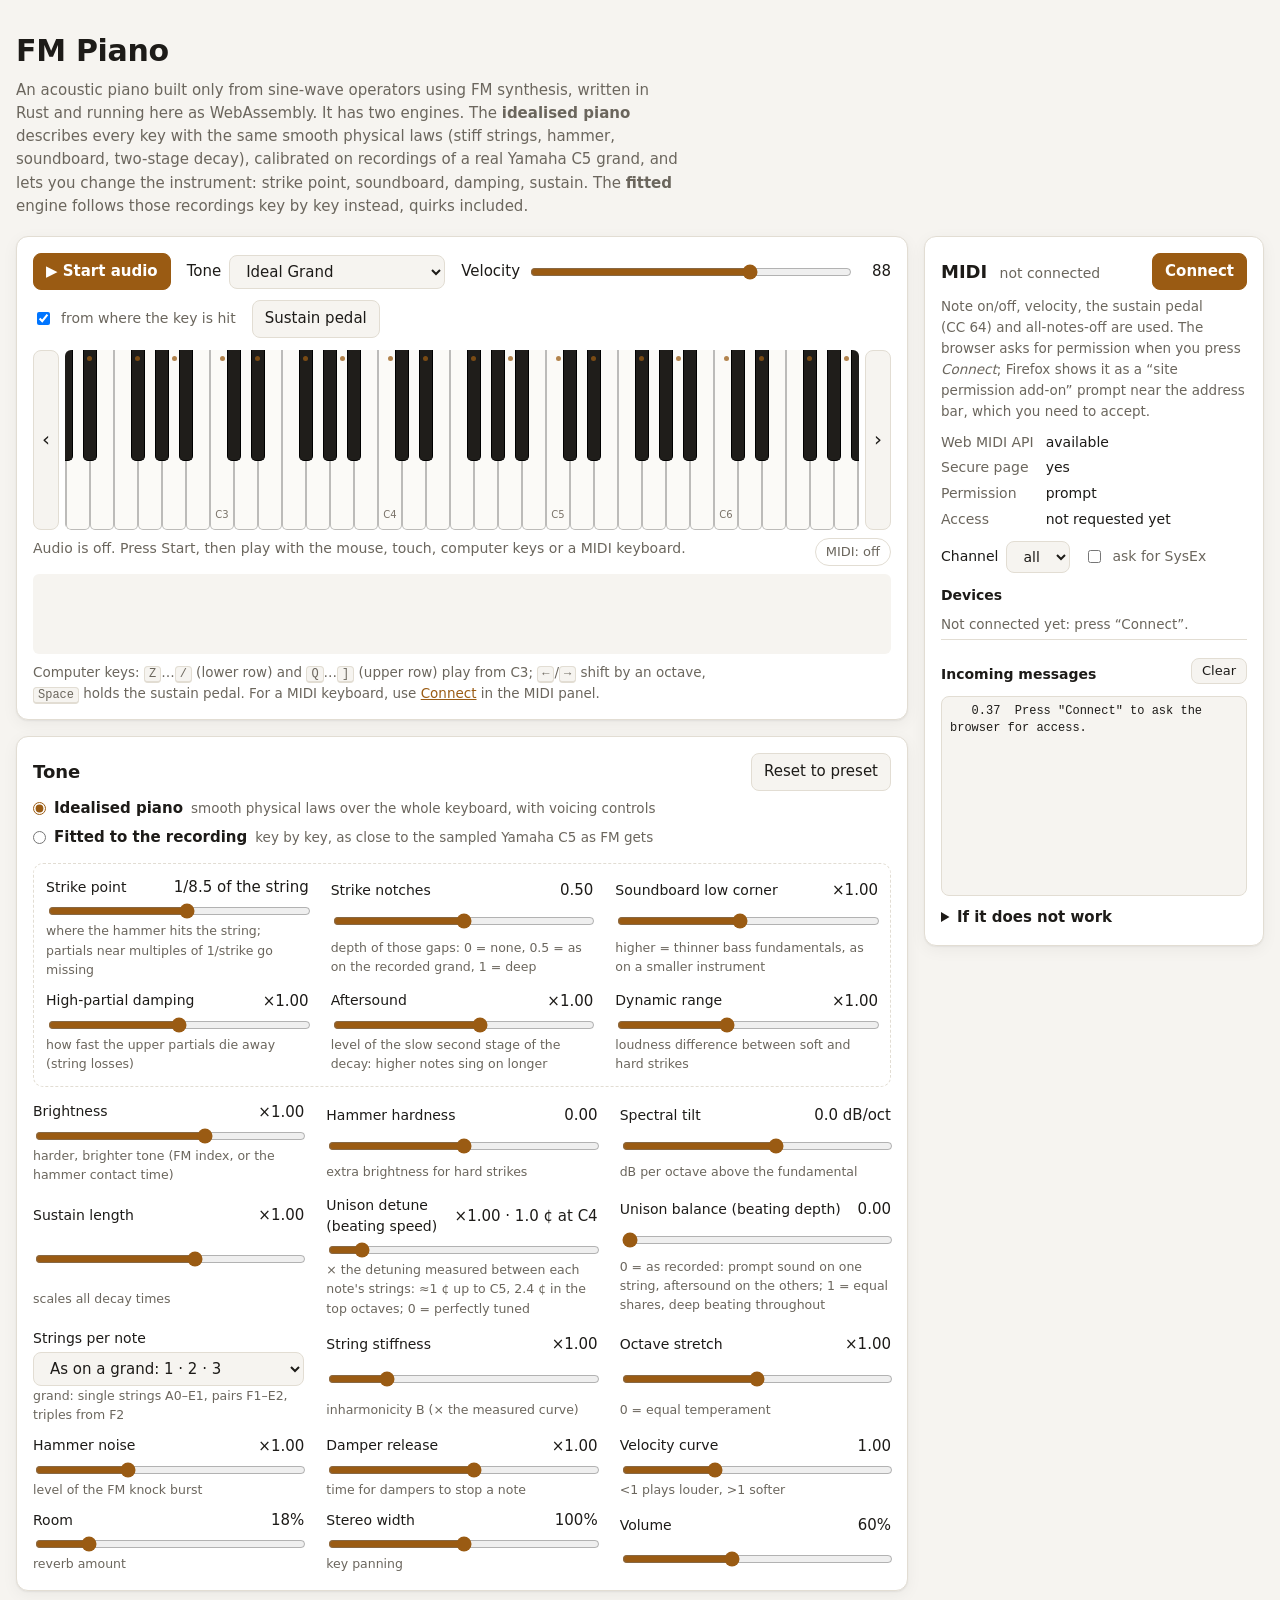
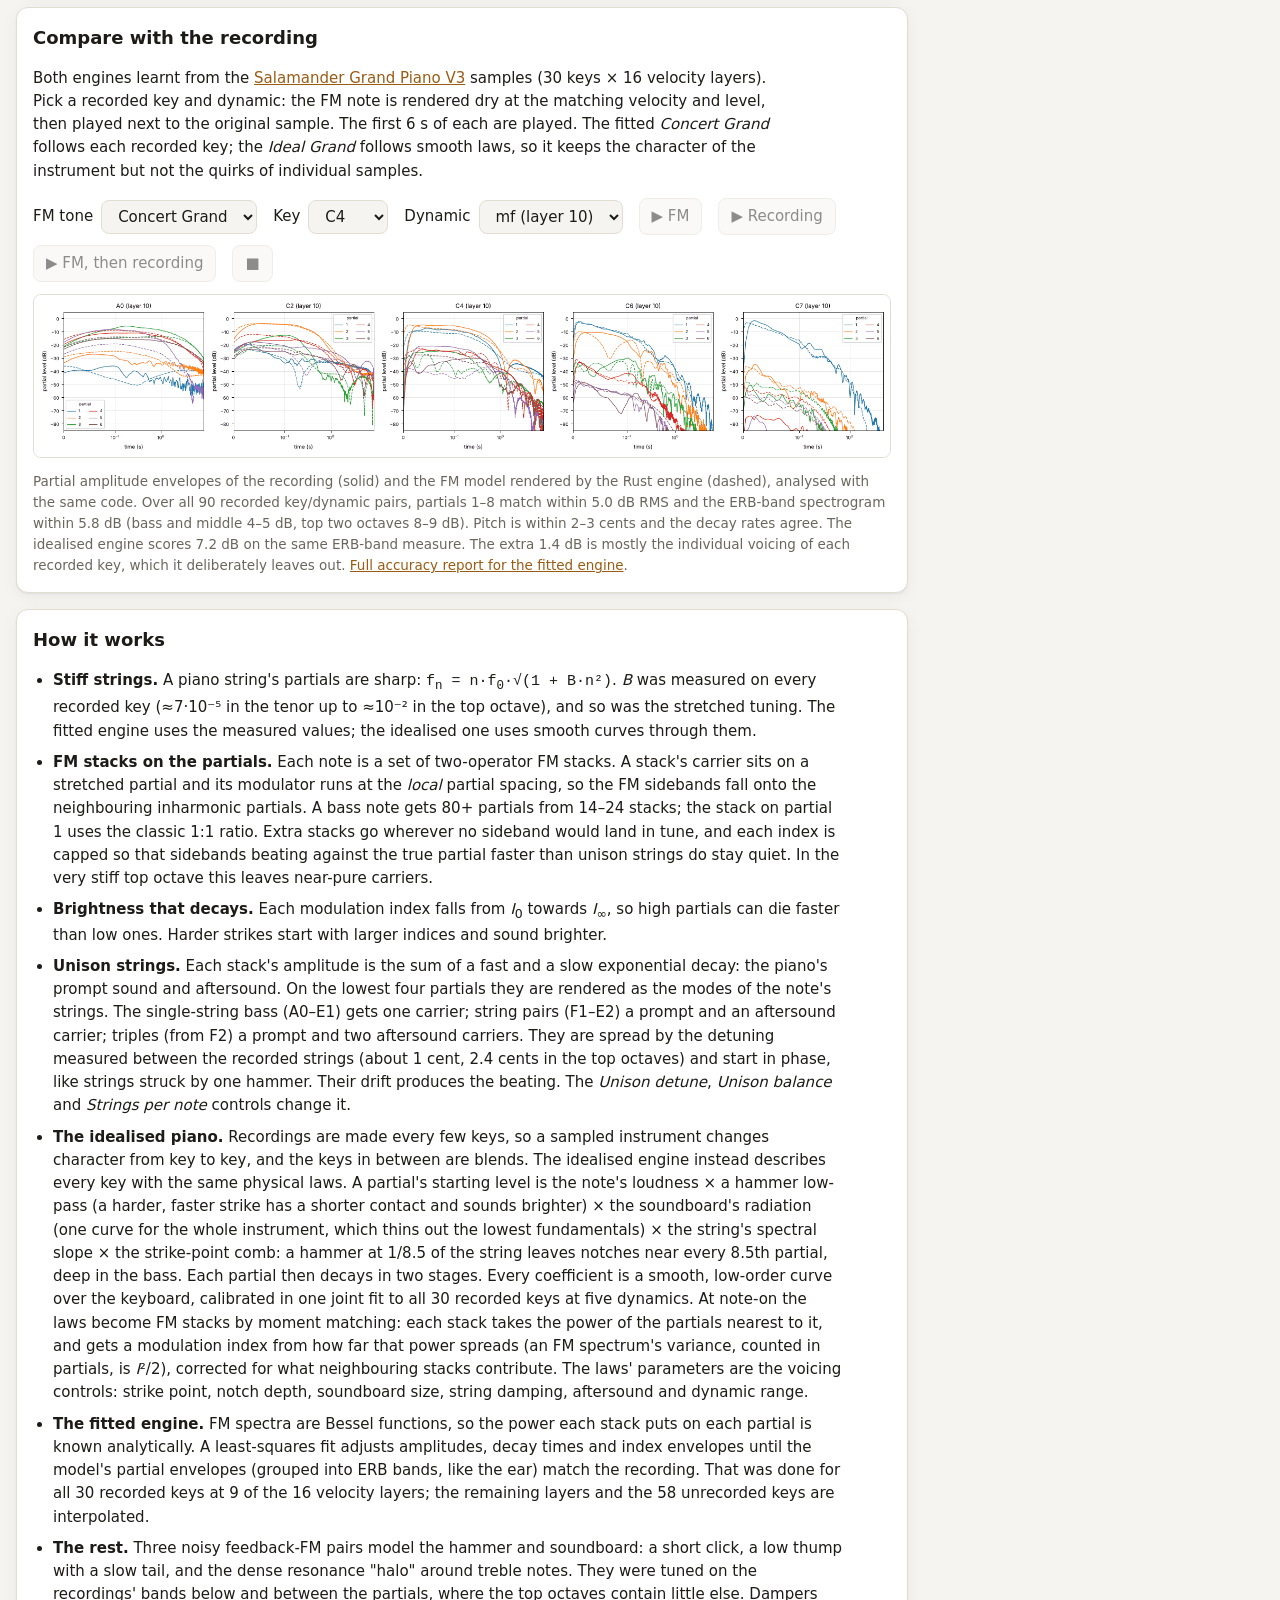
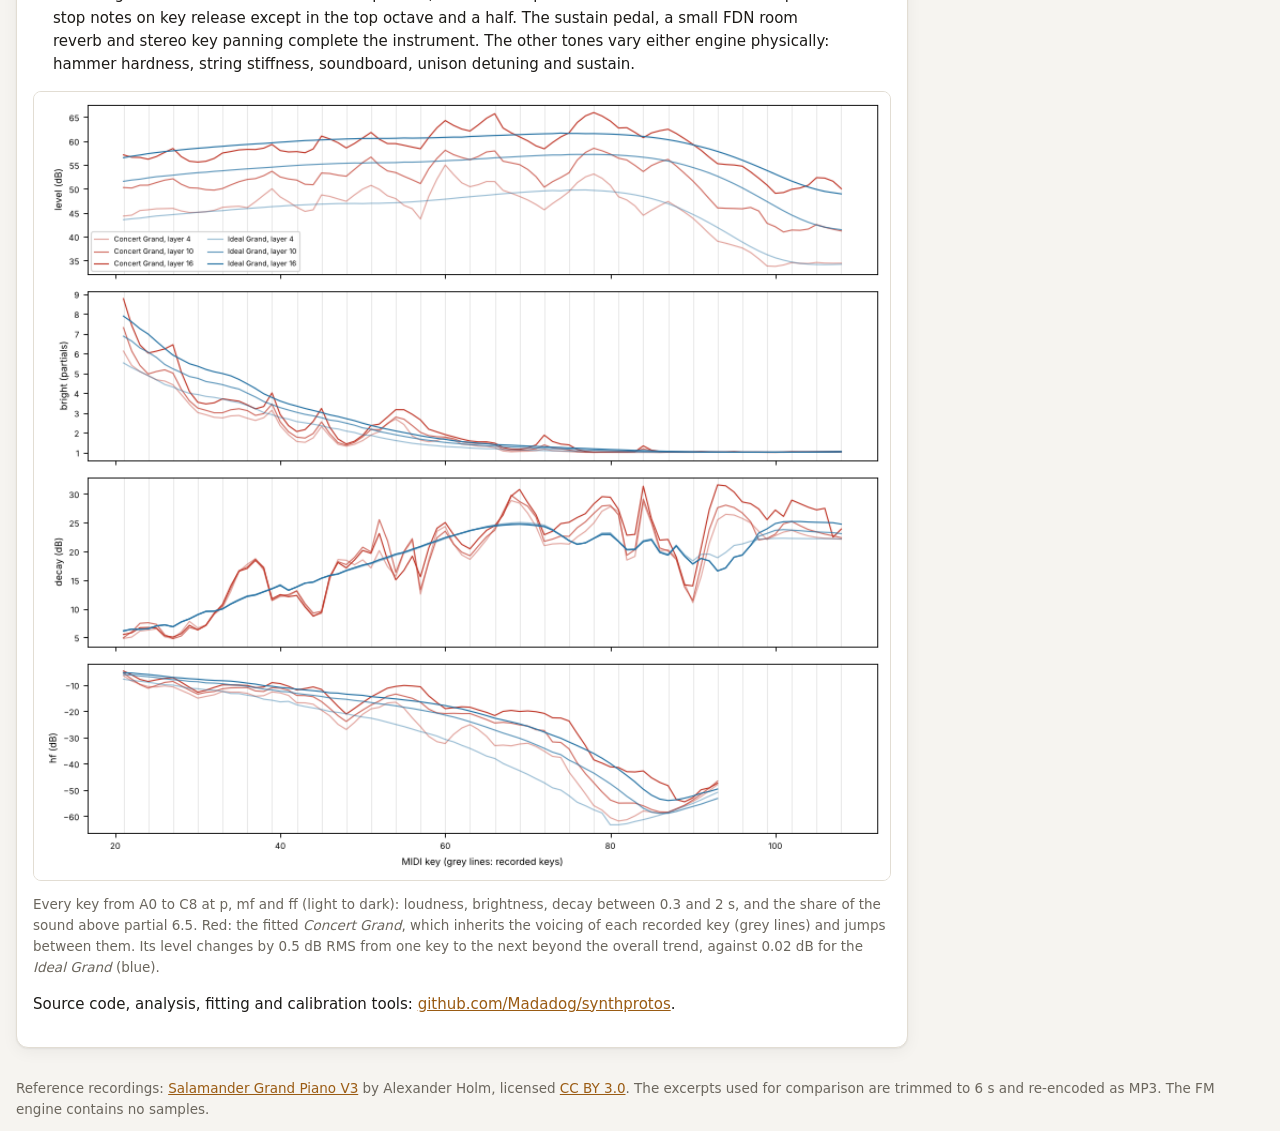
<file: docs/index.html>
<!doctype html>
<html lang="en">
<head>
<meta charset="utf-8">
<meta name="viewport" content="width=device-width, initial-scale=1">
<title>FM Piano</title>
<meta name="description" content="An acoustic piano emulated with FM synthesis in Rust/WebAssembly, fitted to recordings of a real grand piano.">
<link rel="stylesheet" href="style.css">
</head>
<body>
<header class="wrap">
  <h1>FM Piano</h1>
  <p class="lede">An acoustic piano built only from sine-wave operators using FM synthesis, written in Rust and running here as WebAssembly. It has two engines. The <b>idealised piano</b> describes every key with the same smooth physical laws (stiff strings, hammer, soundboard, two-stage decay), calibrated on recordings of a real Yamaha&nbsp;C5 grand, and lets you change the instrument: strike point, soundboard, damping, sustain. The <b>fitted</b> engine follows those recordings key by key instead, quirks included.</p>
</header>

<div class="wrap layout">
<main>
  <section class="panel" id="play">
    <div class="toolbar">
      <button id="power" class="primary" disabled>Loading…</button>
      <label>Tone <select id="preset" disabled></select></label>
      <label class="grow">Velocity <input type="range" id="velocity" min="1" max="127" value="88"><output id="velout">88</output></label>
      <label class="chk"><input type="checkbox" id="velpos" checked> from where the key is hit</label>
      <button id="sustain" aria-pressed="false" title="Space bar">Sustain pedal</button>
    </div>
    <div class="kbd-row">
      <button class="scroll" id="kbd-left" aria-label="Scroll keyboard left">‹</button>
      <div id="kbd-wrap"><div id="keyboard" role="group" aria-label="Piano keyboard, 88 keys"></div></div>
      <button class="scroll" id="kbd-right" aria-label="Scroll keyboard right">›</button>
    </div>
    <div class="statusbar">
      <span id="status">Audio is off. Press Start, then play with the mouse, touch, computer keys or a MIDI keyboard.</span>
      <span class="status-right"><span id="voices"></span><a href="#midi" id="midi-chip" class="chip" title="MIDI input (see the MIDI panel)">MIDI: off</a></span>
    </div>
    <canvas id="scope" aria-label="Output spectrum"></canvas>
    <p class="hint">Computer keys: <kbd>Z</kbd>…<kbd>/</kbd> (lower row) and <kbd>Q</kbd>…<kbd>]</kbd> (upper row) play from <span id="octname">C3</span>; <kbd>←</kbd>/<kbd>→</kbd> shift by an octave, <kbd>Space</kbd> holds the sustain pedal. For a MIDI keyboard, use <a href="#midi">Connect</a> in the MIDI panel.</p>
  </section>


  <section class="panel" id="tone">
    <div class="head">
      <h2>Tone</h2>
      <button id="reset">Reset to preset</button>
    </div>
    <div class="engine" role="radiogroup" aria-label="Engine">
      <label><input type="radio" name="engine" value="1"> <b>Idealised piano</b> <span class="muted">smooth physical laws over the whole keyboard, with voicing controls</span></label>
      <label><input type="radio" name="engine" value="0"> <b>Fitted to the recording</b> <span class="muted">key by key, as close to the sampled Yamaha C5 as FM gets</span></label>
    </div>
    <div class="sliders" id="sliders-ideal" data-engine="1"></div>
    <div class="sliders" id="sliders"></div>
  </section>

  <section class="panel" id="compare">
    <h2>Compare with the recording</h2>
    <p>Both engines learnt from the <a href="https://archive.org/details/SalamanderGrandPianoV3">Salamander Grand Piano&nbsp;V3</a> samples (30 keys × 16 velocity layers). Pick a recorded key and dynamic: the FM note is rendered dry at the matching velocity and level, then played next to the original sample. The first 6&nbsp;s of each are played. The fitted <i>Concert Grand</i> follows each recorded key; the <i>Ideal Grand</i> follows smooth laws, so it keeps the character of the instrument but not the quirks of individual samples.</p>
    <div class="toolbar">
      <label>FM tone <select id="ab-engine"></select></label>
      <label>Key <select id="ab-note"></select></label>
      <label>Dynamic <select id="ab-dyn">
        <option value="4">p (layer 4)</option>
        <option value="10" selected>mf (layer 10)</option>
        <option value="16">ff (layer 16)</option>
      </select></label>
      <button id="ab-fm" disabled>▶ FM</button>
      <button id="ab-ref" disabled>▶ Recording</button>
      <button id="ab-both" disabled>▶ FM, then recording</button>
      <button id="ab-stop" disabled>■</button>
    </div>
    <figure>
      <img src="img/fit_overview.png" alt="Partial envelopes of the recordings (solid) and the FM model (dashed) for several keys" loading="lazy">
      <figcaption>Partial amplitude envelopes of the recording (solid) and the FM model rendered by the Rust engine (dashed), analysed with the same code. Over all 90 recorded key/dynamic pairs, partials 1–8 match within 5.0&nbsp;dB RMS and the ERB-band spectrogram within 5.8&nbsp;dB (bass and middle 4–5&nbsp;dB, top two octaves 8–9&nbsp;dB). Pitch is within 2–3&nbsp;cents and the decay rates agree. The idealised engine scores 7.2&nbsp;dB on the same ERB-band measure. The extra 1.4&nbsp;dB is mostly the individual voicing of each recorded key, which it deliberately leaves out. <a href="img/">Full accuracy report for the fitted engine</a>.</figcaption>
    </figure>
  </section>

  <section class="panel" id="how">
    <h2>How it works</h2>
    <ul class="how">
      <li><b>Stiff strings.</b> A piano string's partials are sharp: <code>f<sub>n</sub> = n·f<sub>0</sub>·√(1 + B·n²)</code>. <i>B</i> was measured on every recorded key (≈7·10⁻⁵ in the tenor up to ≈10⁻² in the top octave), and so was the stretched tuning. The fitted engine uses the measured values; the idealised one uses smooth curves through them.</li>
      <li><b>FM stacks on the partials.</b> Each note is a set of two-operator FM stacks. A stack's carrier sits on a stretched partial and its modulator runs at the <i>local</i> partial spacing, so the FM sidebands fall onto the neighbouring inharmonic partials. A bass note gets 80+ partials from 14–24 stacks; the stack on partial 1 uses the classic 1:1 ratio. Extra stacks go wherever no sideband would land in tune, and each index is capped so that sidebands beating against the true partial faster than unison strings do stay quiet. In the very stiff top octave this leaves near-pure carriers.</li>
      <li><b>Brightness that decays.</b> Each modulation index falls from <i>I</i><sub>0</sub> towards <i>I</i><sub>∞</sub>, so high partials can die faster than low ones. Harder strikes start with larger indices and sound brighter.</li>
      <li><b>Unison strings.</b> Each stack's amplitude is the sum of a fast and a slow exponential decay: the piano's prompt sound and aftersound. On the lowest four partials they are rendered as the modes of the note's strings. The single-string bass (A0–E1) gets one carrier; string pairs (F1–E2) a prompt and an aftersound carrier; triples (from F2) a prompt and two aftersound carriers. They are spread by the detuning measured between the recorded strings (about 1&nbsp;cent, 2.4&nbsp;cents in the top octaves) and start in phase, like strings struck by one hammer. Their drift produces the beating. The <i>Unison detune</i>, <i>Unison balance</i> and <i>Strings per note</i> controls change it.</li>
      <li><b>The idealised piano.</b> Recordings are made every few keys, so a sampled instrument changes character from key to key, and the keys in between are blends. The idealised engine instead describes every key with the same physical laws. A partial's starting level is the note's loudness × a hammer low-pass (a harder, faster strike has a shorter contact and sounds brighter) × the soundboard's radiation (one curve for the whole instrument, which thins out the lowest fundamentals) × the string's spectral slope × the strike-point comb: a hammer at 1/8.5 of the string leaves notches near every 8.5th partial, deep in the bass. Each partial then decays in two stages. Every coefficient is a smooth, low-order curve over the keyboard, calibrated in one joint fit to all 30 recorded keys at five dynamics. At note-on the laws become FM stacks by moment matching: each stack takes the power of the partials nearest to it, and gets a modulation index from how far that power spreads (an FM spectrum's variance, counted in partials, is <i>I</i>²/2), corrected for what neighbouring stacks contribute. The laws' parameters are the voicing controls: strike point, notch depth, soundboard size, string damping, aftersound and dynamic range.</li>
      <li><b>The fitted engine.</b> FM spectra are Bessel functions, so the power each stack puts on each partial is known analytically. A least-squares fit adjusts amplitudes, decay times and index envelopes until the model's partial envelopes (grouped into ERB bands, like the ear) match the recording. That was done for all 30 recorded keys at 9 of the 16 velocity layers; the remaining layers and the 58 unrecorded keys are interpolated.</li>
      <li><b>The rest.</b> Three noisy feedback-FM pairs model the hammer and soundboard: a short click, a low thump with a slow tail, and the dense resonance "halo" around treble notes. They were tuned on the recordings' bands below and between the partials, where the top octaves contain little else. Dampers stop notes on key release except in the top octave and a half. The sustain pedal, a small FDN room reverb and stereo key panning complete the instrument. The other tones vary either engine physically: hammer hardness, string stiffness, soundboard, unison detuning and sustain.</li>
    </ul>
    <figure>
      <img src="img/smoothness.png" alt="Level, brightness, decay and high-frequency content of every key for both engines" loading="lazy">
      <figcaption>Every key from A0 to C8 at p, mf and ff (light to dark): loudness, brightness, decay between 0.3 and 2&nbsp;s, and the share of the sound above partial 6.5. Red: the fitted <i>Concert Grand</i>, which inherits the voicing of each recorded key (grey lines) and jumps between them. Its level changes by 0.5&nbsp;dB RMS from one key to the next beyond the overall trend, against 0.02&nbsp;dB for the <i>Ideal Grand</i> (blue).</figcaption>
    </figure>
    <p>Source code, analysis, fitting and calibration tools: <a id="repo-link" href="https://github.com/Madadog/synthprotos">github.com/Madadog/synthprotos</a>.</p>
  </section>
</main>

  <aside class="panel" id="midi" aria-label="MIDI input">
    <div class="head">
      <h2>MIDI <small id="midi-summary" class="muted"></small></h2>
      <button id="midi-connect" class="primary" disabled>Connect</button>
    </div>
    <p class="small">Note on/off, velocity, the sustain pedal (CC&nbsp;64) and all-notes-off are used. The browser asks for permission when you press <i>Connect</i>; Firefox shows it as a “site permission add-on” prompt near the address bar, which you need to accept.</p>
    <dl class="midi-status">
      <dt>Web MIDI API</dt><dd id="midi-api">…</dd>
      <dt>Secure page</dt><dd id="midi-secure">…</dd>
      <dt>Permission</dt><dd id="midi-perm">…</dd>
      <dt>Access</dt><dd id="midi-access">not requested yet</dd>
    </dl>
    <div class="toolbar">
      <label>Channel <select id="midi-channel"><option value="-1">all</option></select></label>
      <label class="chk"><input type="checkbox" id="midi-sysex"> ask for SysEx</label>
    </div>
    <h3>Devices</h3>
    <ul class="midi-devices" id="midi-devices"></ul>
    <div class="log-head"><h3>Incoming messages</h3> <span id="midi-count" class="muted"></span><button id="midi-clear">Clear</button></div>
    <pre id="midi-log" aria-live="polite"></pre>
    <details id="midi-help-firefox">
      <summary>If it does not work</summary>
      <ul class="how">
        <li><b>Firefox</b> (version 108 or later) grants MIDI per site through an automatically generated “site permission add-on”. After pressing <i>Connect</i>, a prompt appears at the left of the address bar asking to add it: choose to continue and add it. If you dismissed or blocked it earlier, Firefox refuses at once (the log shows <code>SecurityError</code>). Remove the old decision under <code>about:addons</code> → <i>Site Permissions</i>, or via the site information icon in the address bar, then press <i>Connect</i> again. The add-on cannot be installed in private windows, and it is disabled when <code>dom.webmidi.enabled</code> is false in <code>about:config</code> or by an enterprise policy.</li>
        <li><b>Chrome / Edge</b>: allow “Use your MIDI devices” when asked. If you blocked it, open the site information icon in the address bar → <i>Site settings</i> → <i>MIDI devices</i> → <i>Allow</i>, then reload.</li>
        <li><b>Safari</b> does not support Web MIDI.</li>
        <li><b>Access granted but no devices</b>: plug the device in (the list updates by itself) and make sure no other program holds it exclusively. On Linux the browser uses ALSA, so the device should be listed by <code>aconnect -l</code>. Some devices only appear after a browser restart.</li>
        <li><b>Messages arrive but nothing sounds</b>: press <i>Start audio</i> first, and check the channel filter.</li>
      </ul>
      <p class="muted small">Browser: <code id="midi-browser"></code></p>
    </details>
  </aside>
</div>

<footer class="wrap">
  <p>Reference recordings: <a href="https://archive.org/details/SalamanderGrandPianoV3">Salamander Grand Piano V3</a> by Alexander Holm, licensed <a href="https://creativecommons.org/licenses/by/3.0/">CC BY 3.0</a>. The excerpts used for comparison are trimmed to 6&nbsp;s and re-encoded as MP3. The FM engine contains no samples.</p>
</footer>
<script type="module" src="app.js"></script>
</body>
</html>
</file>
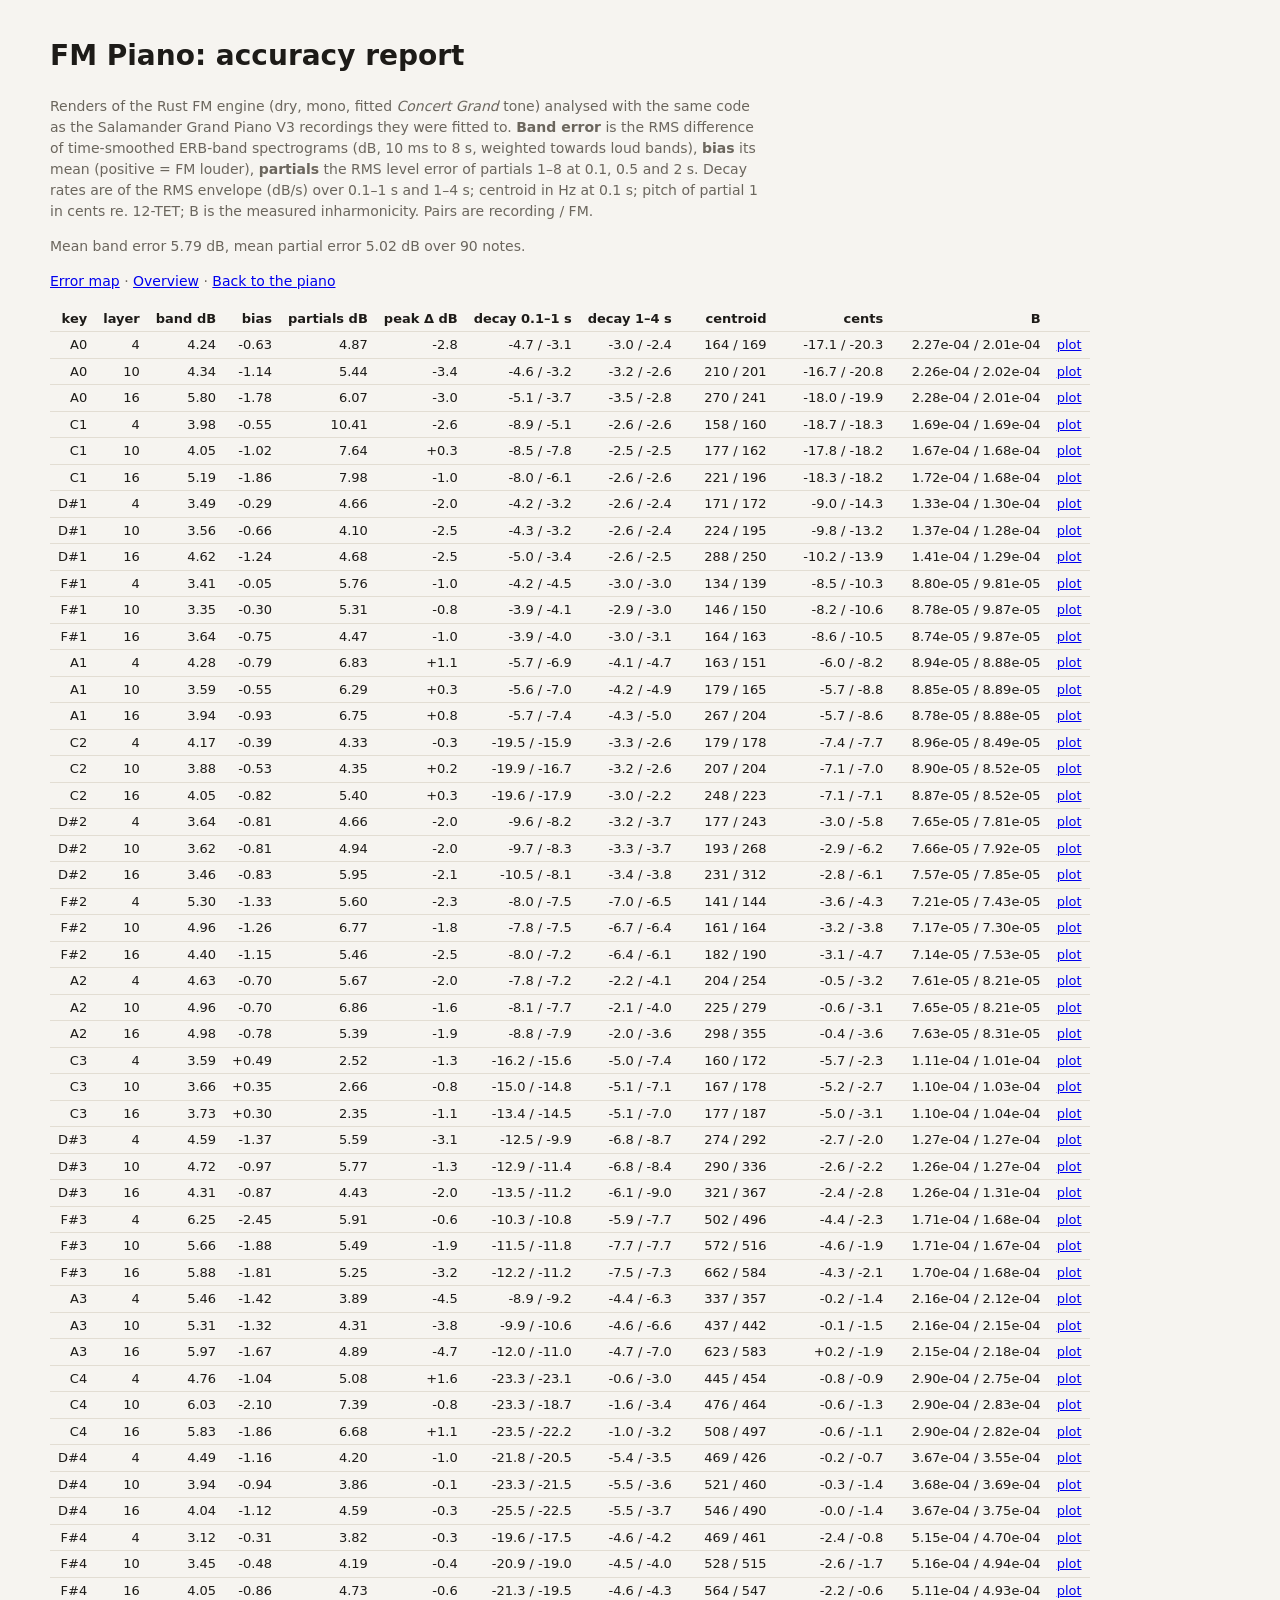
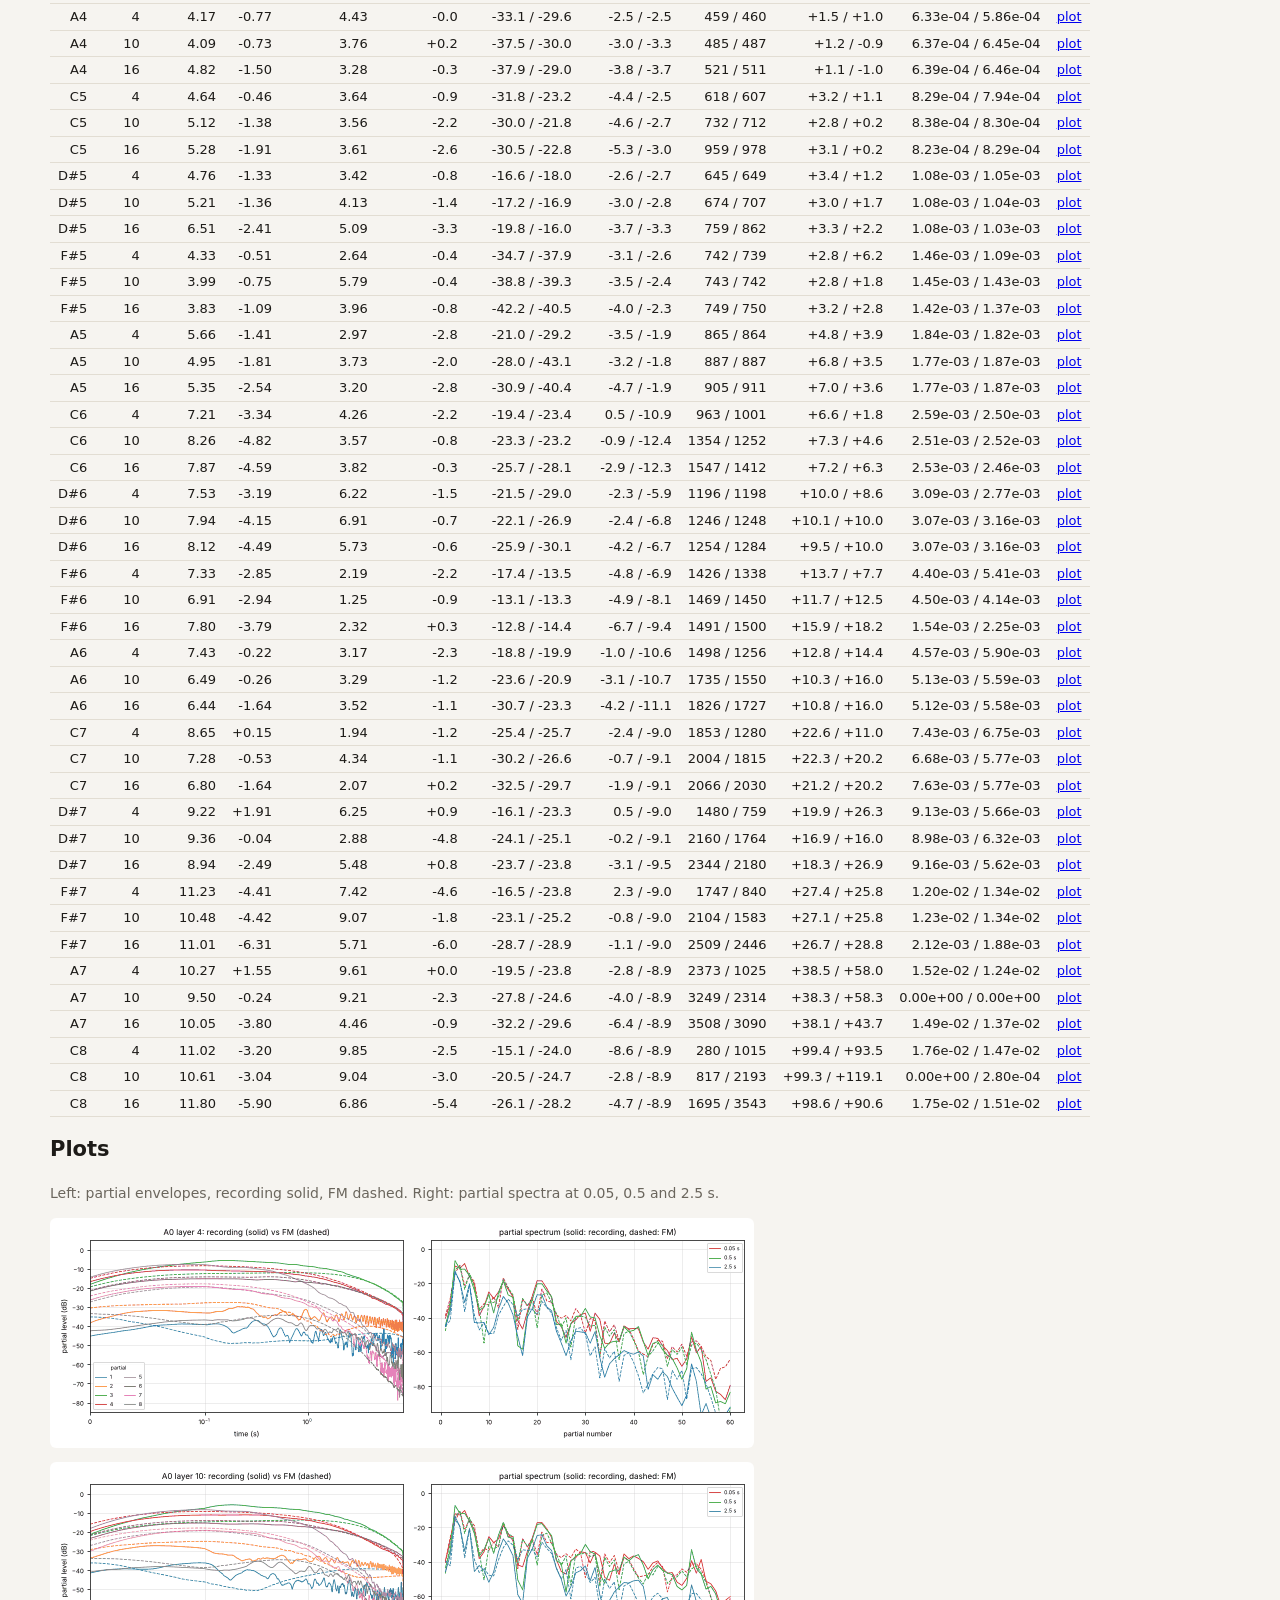
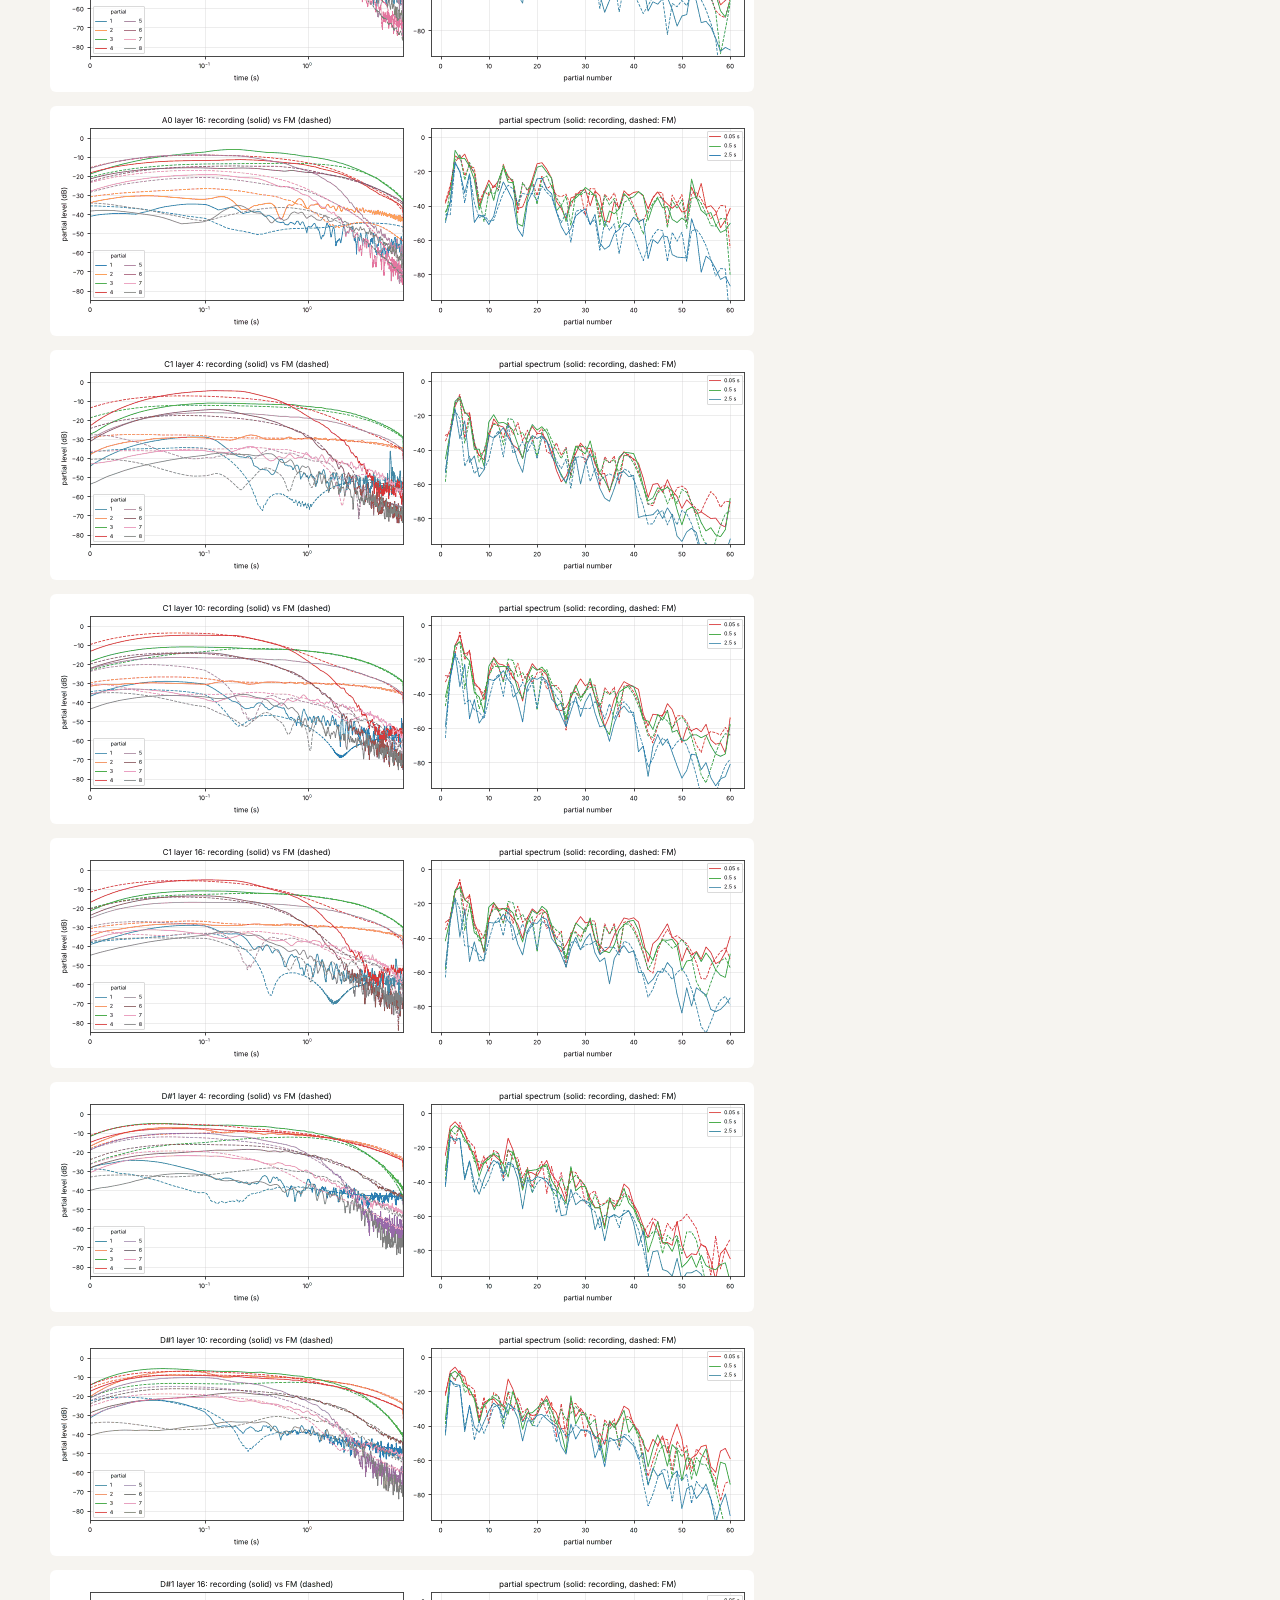
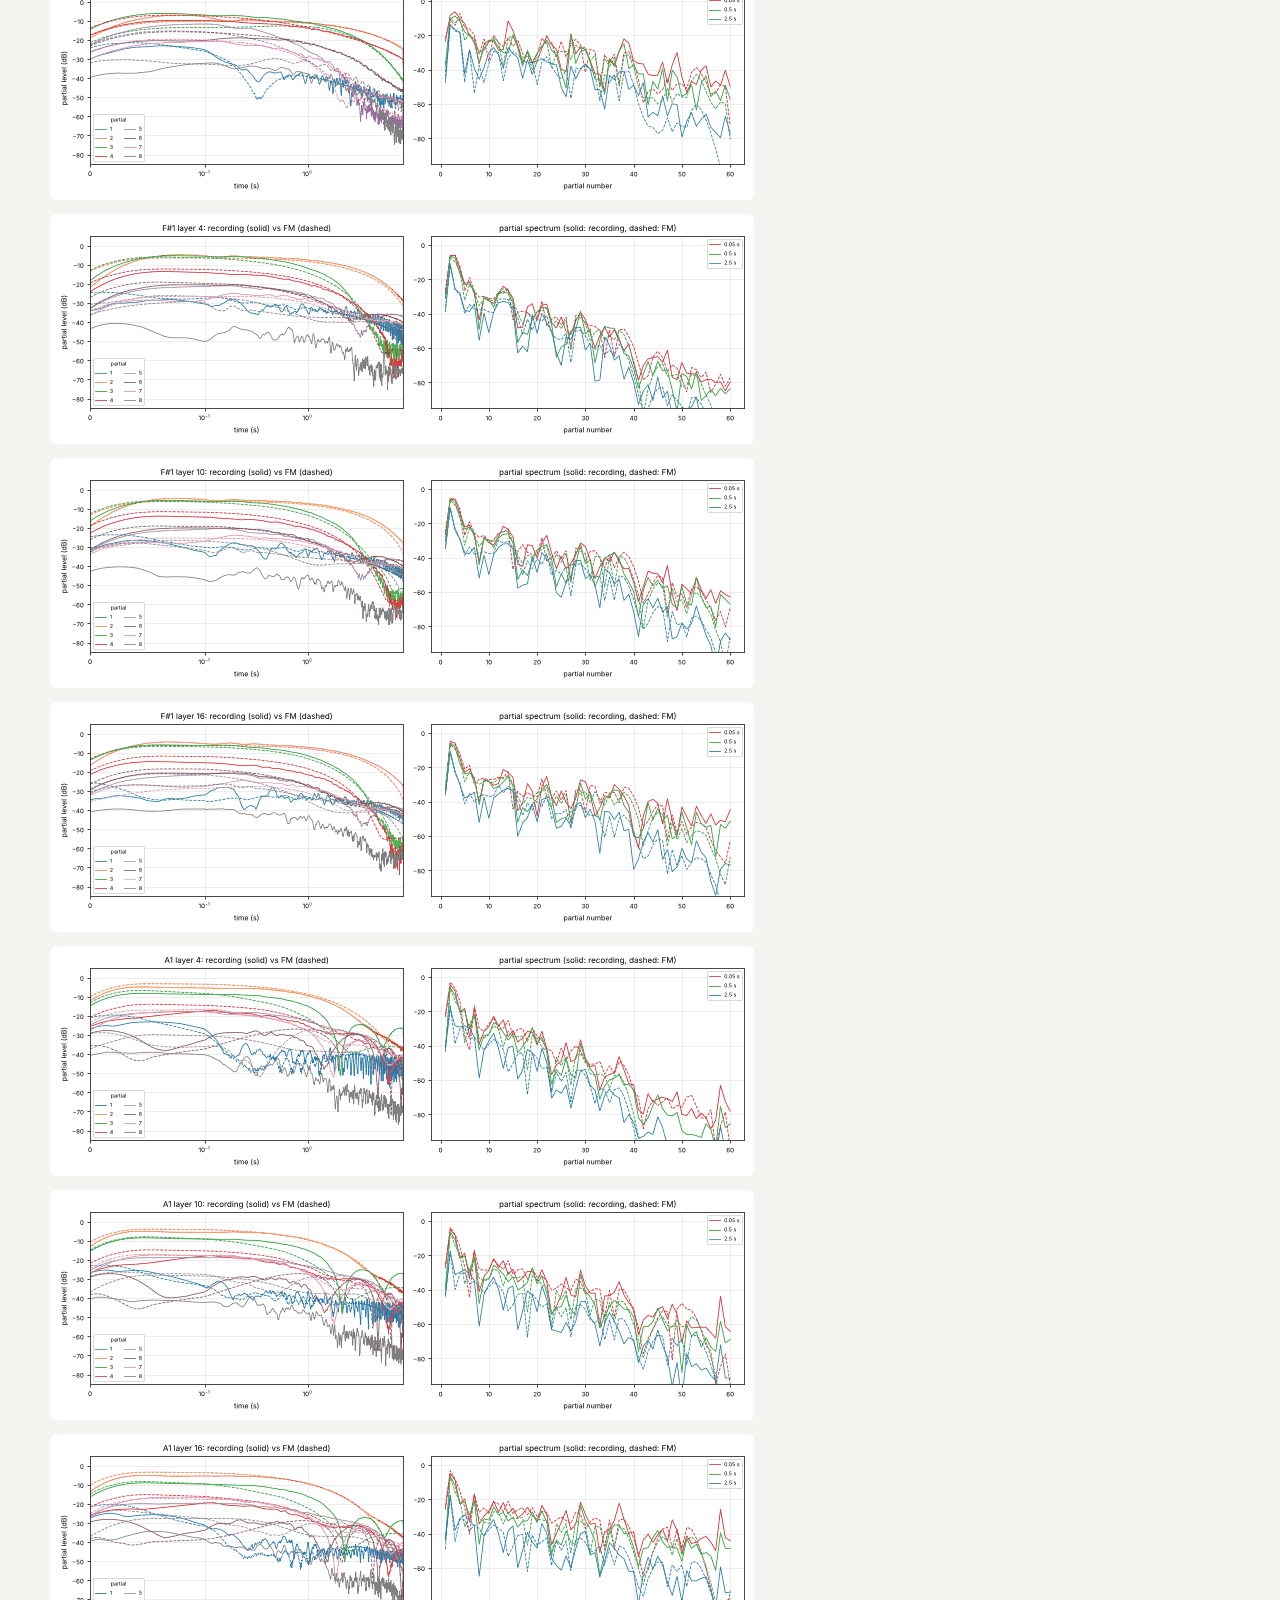
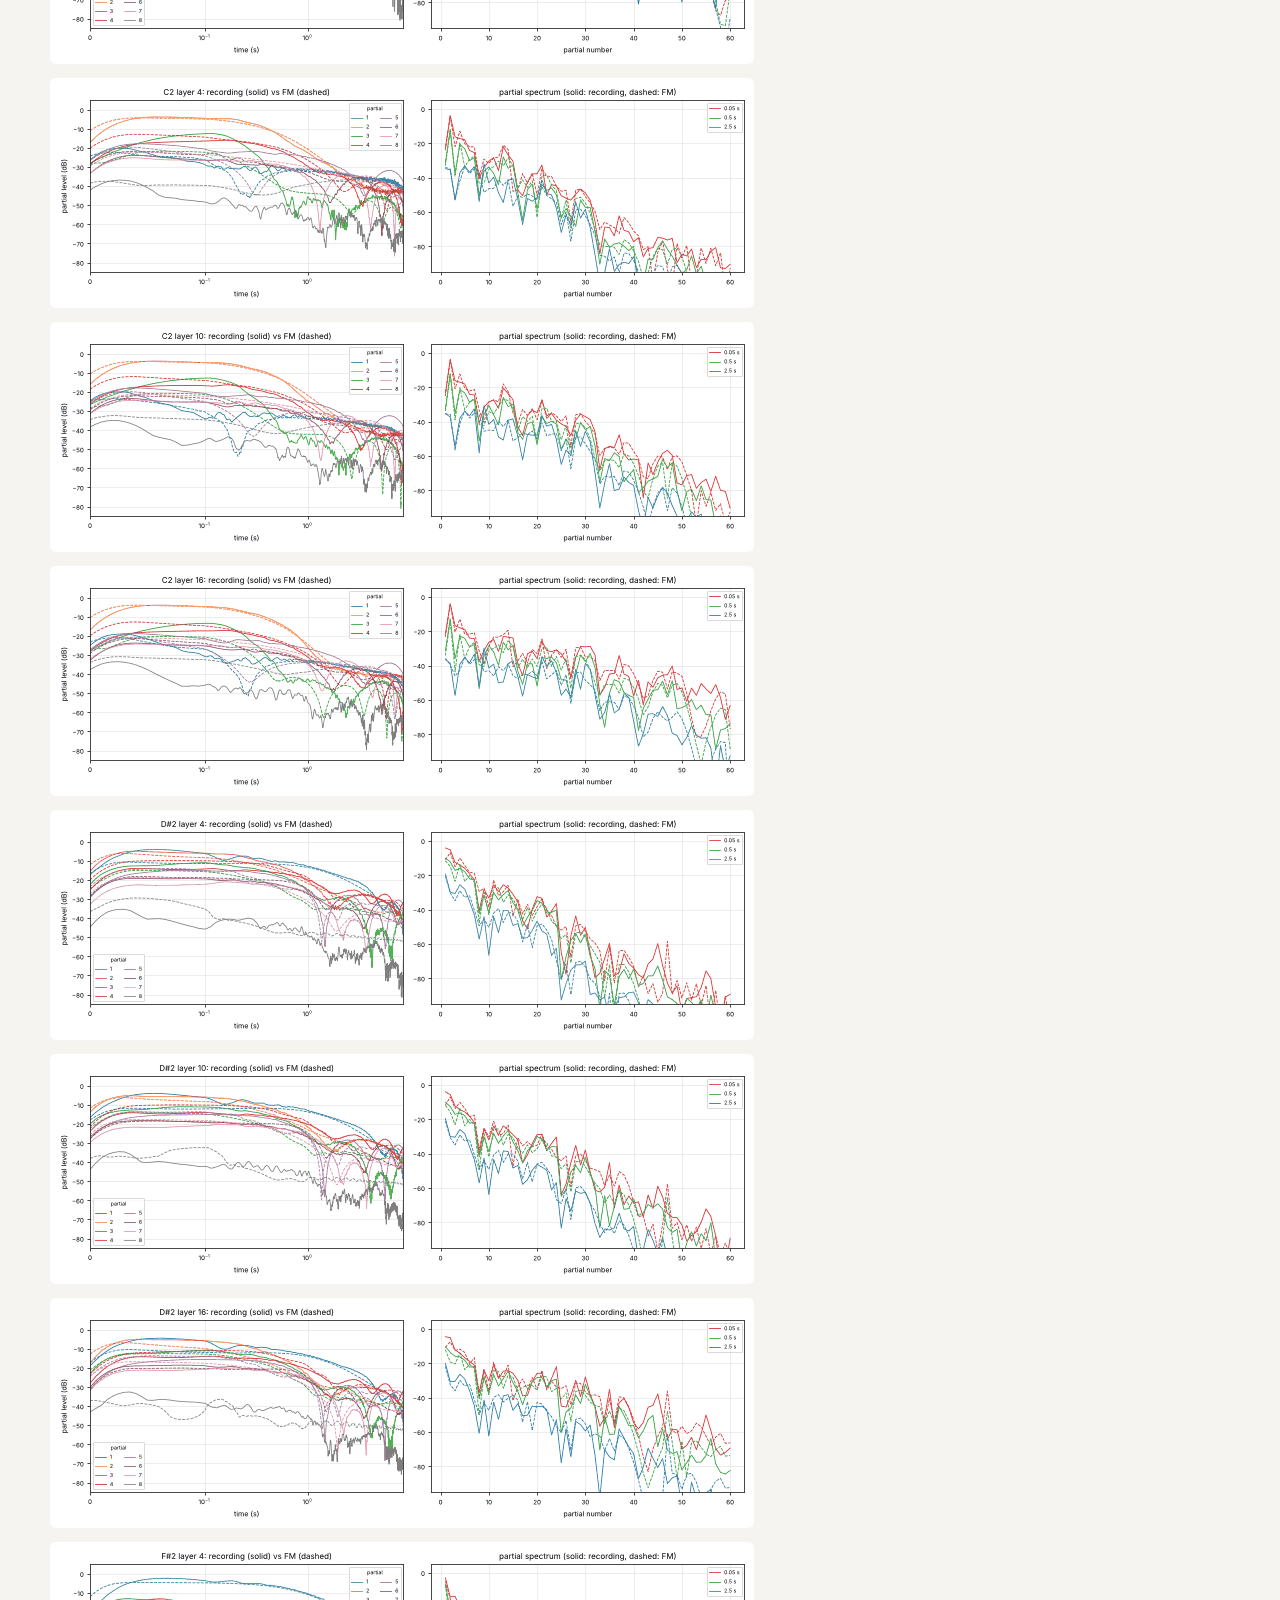
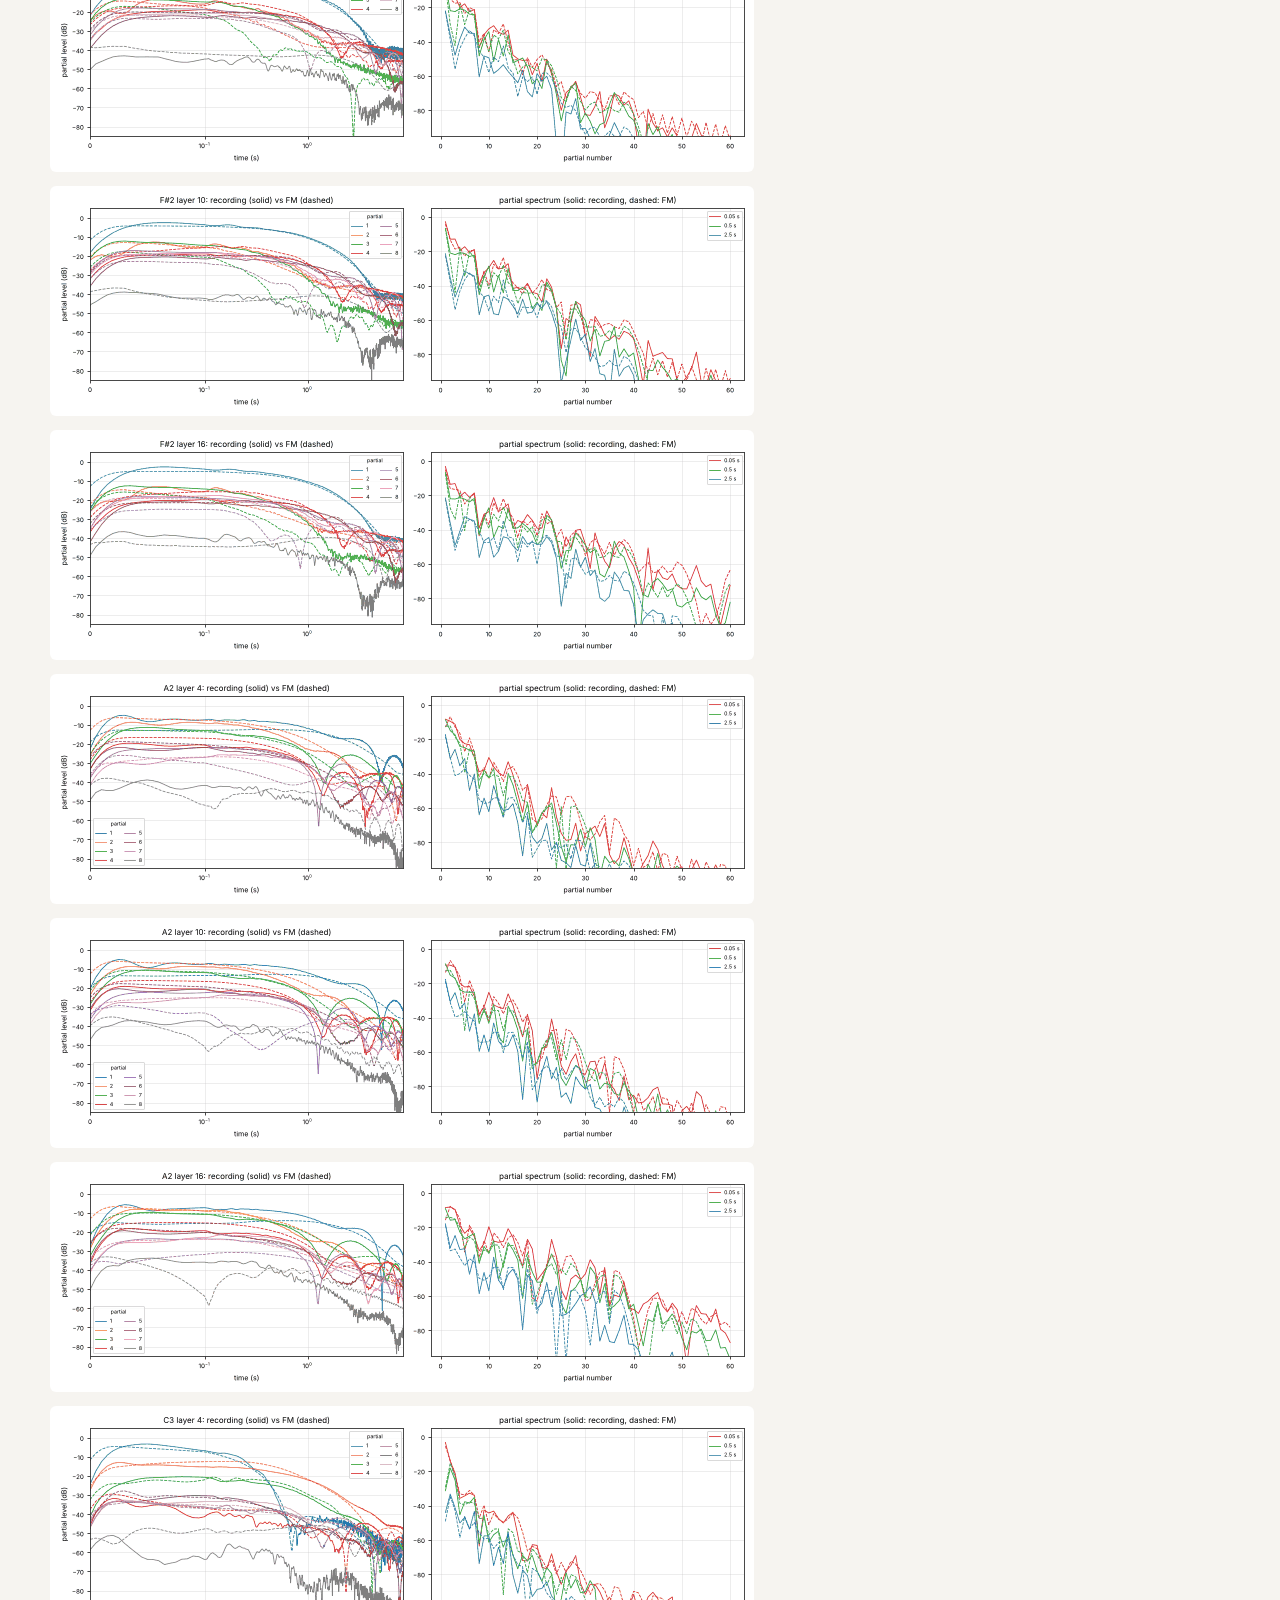
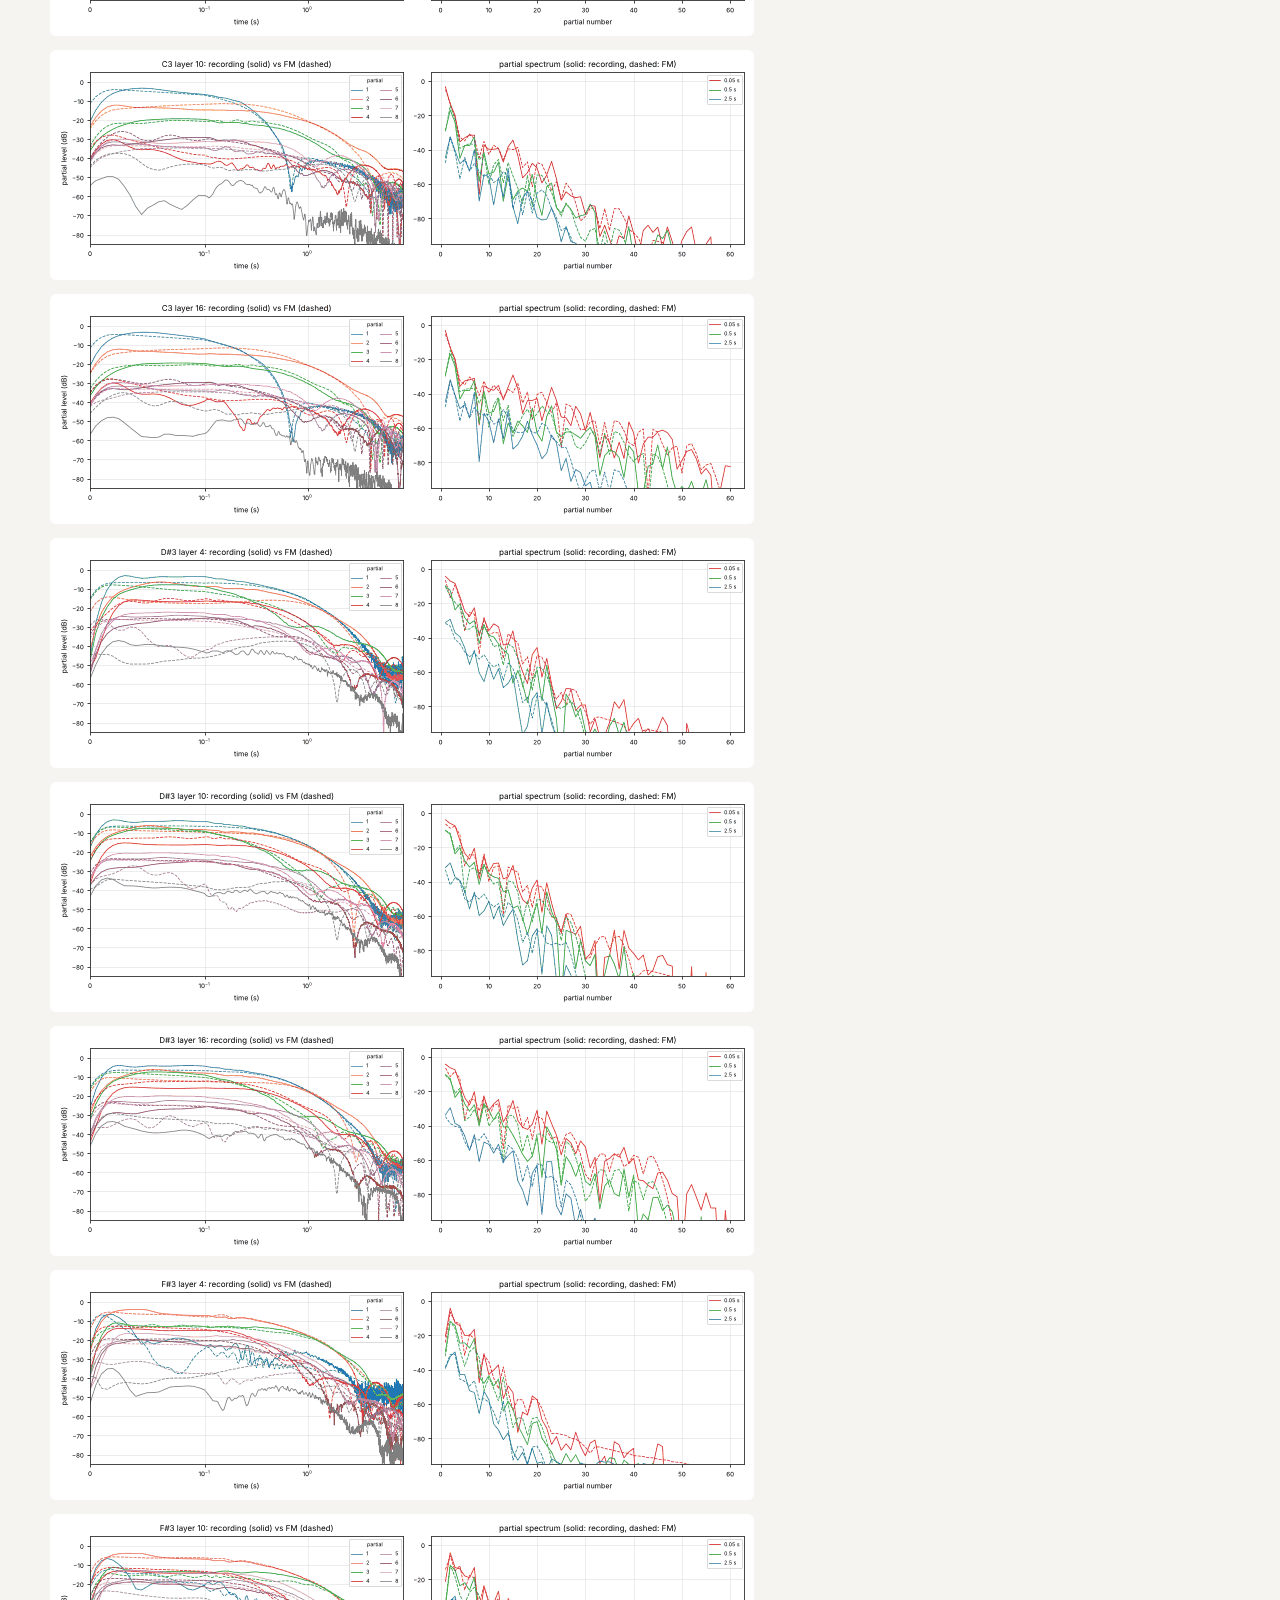
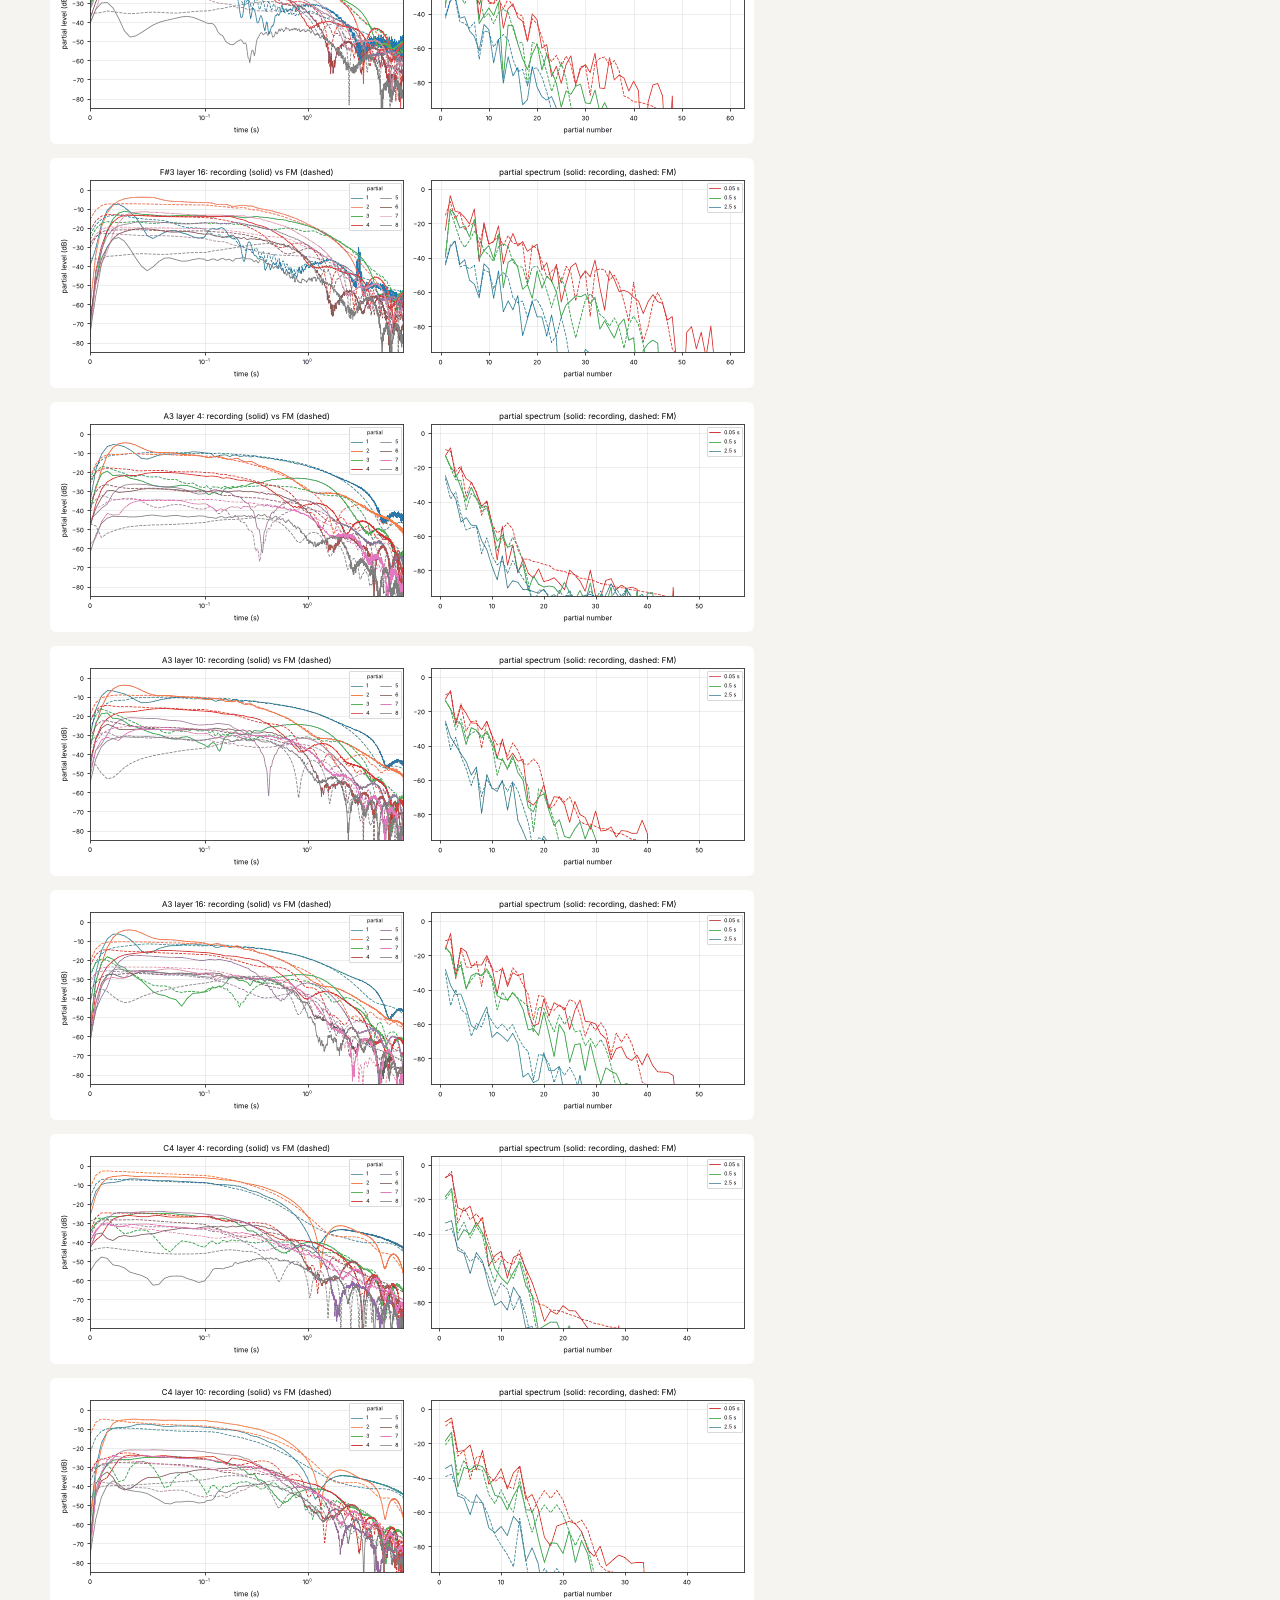
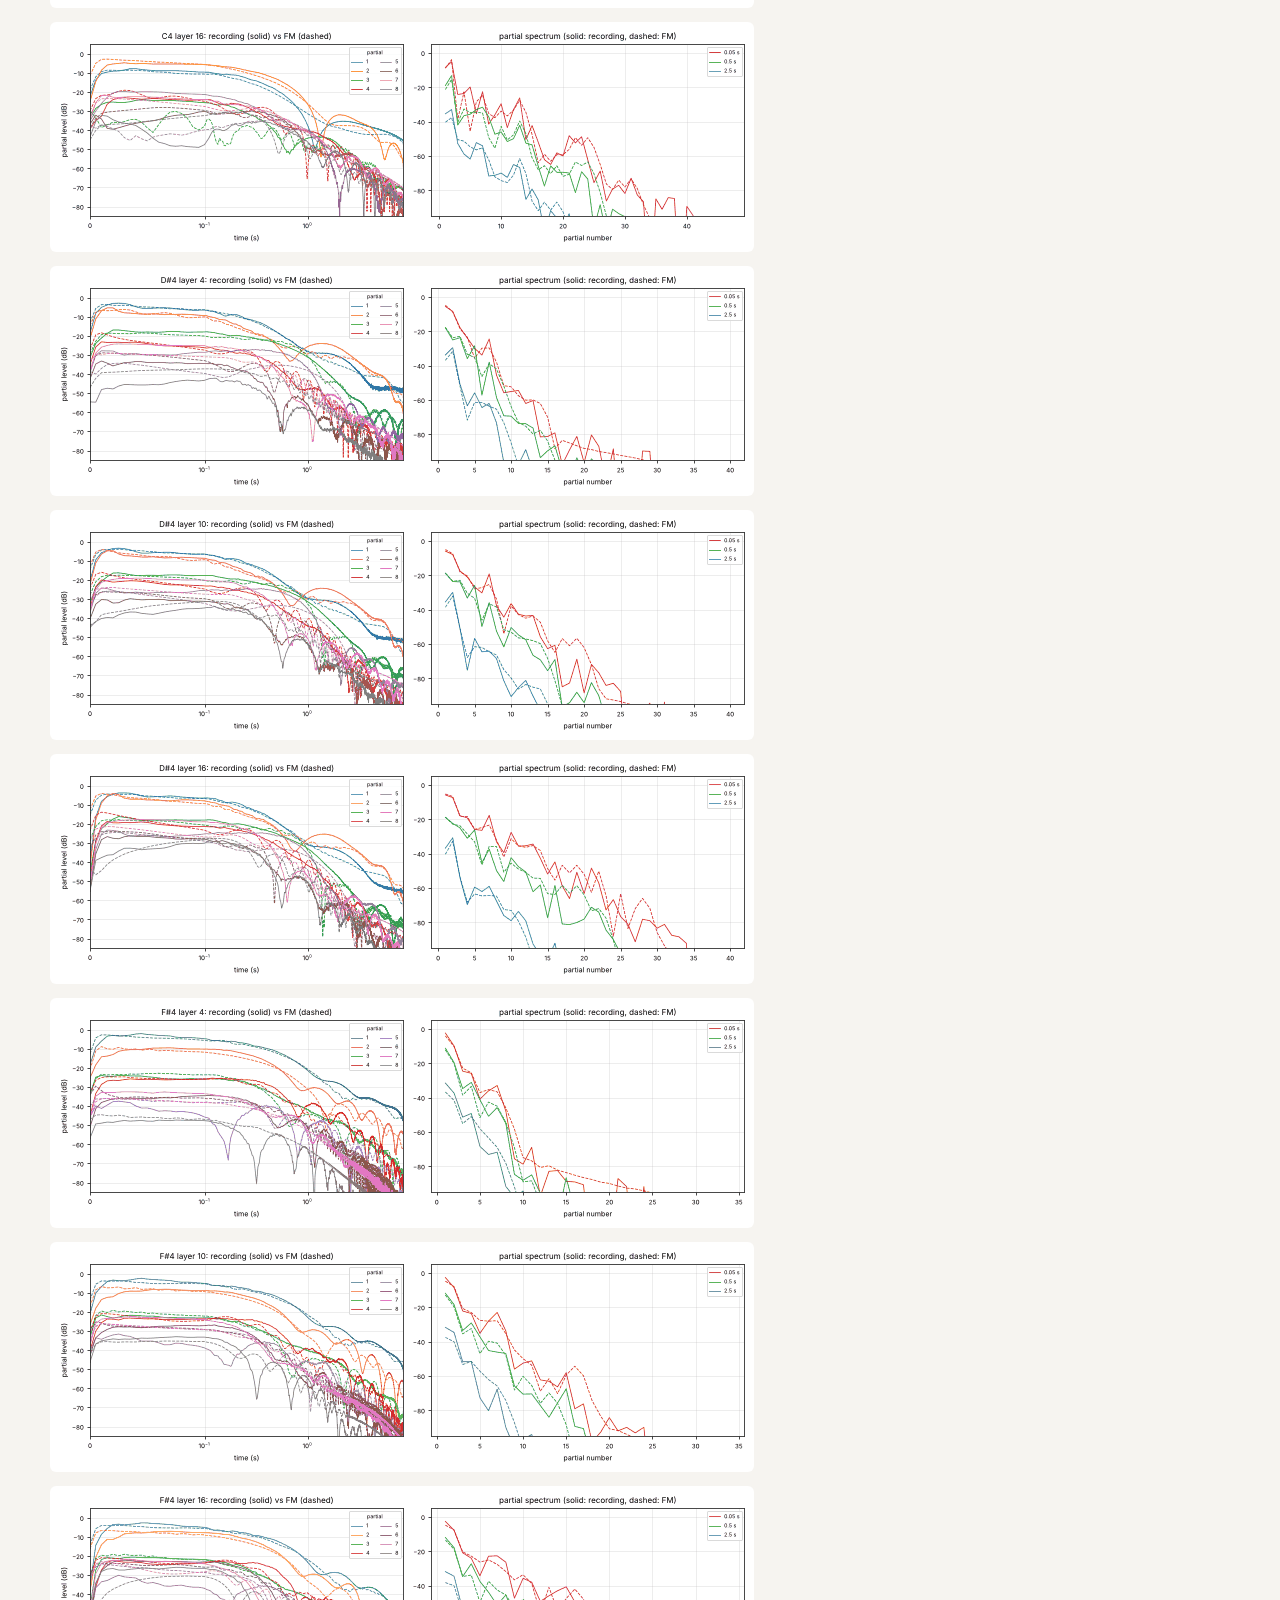
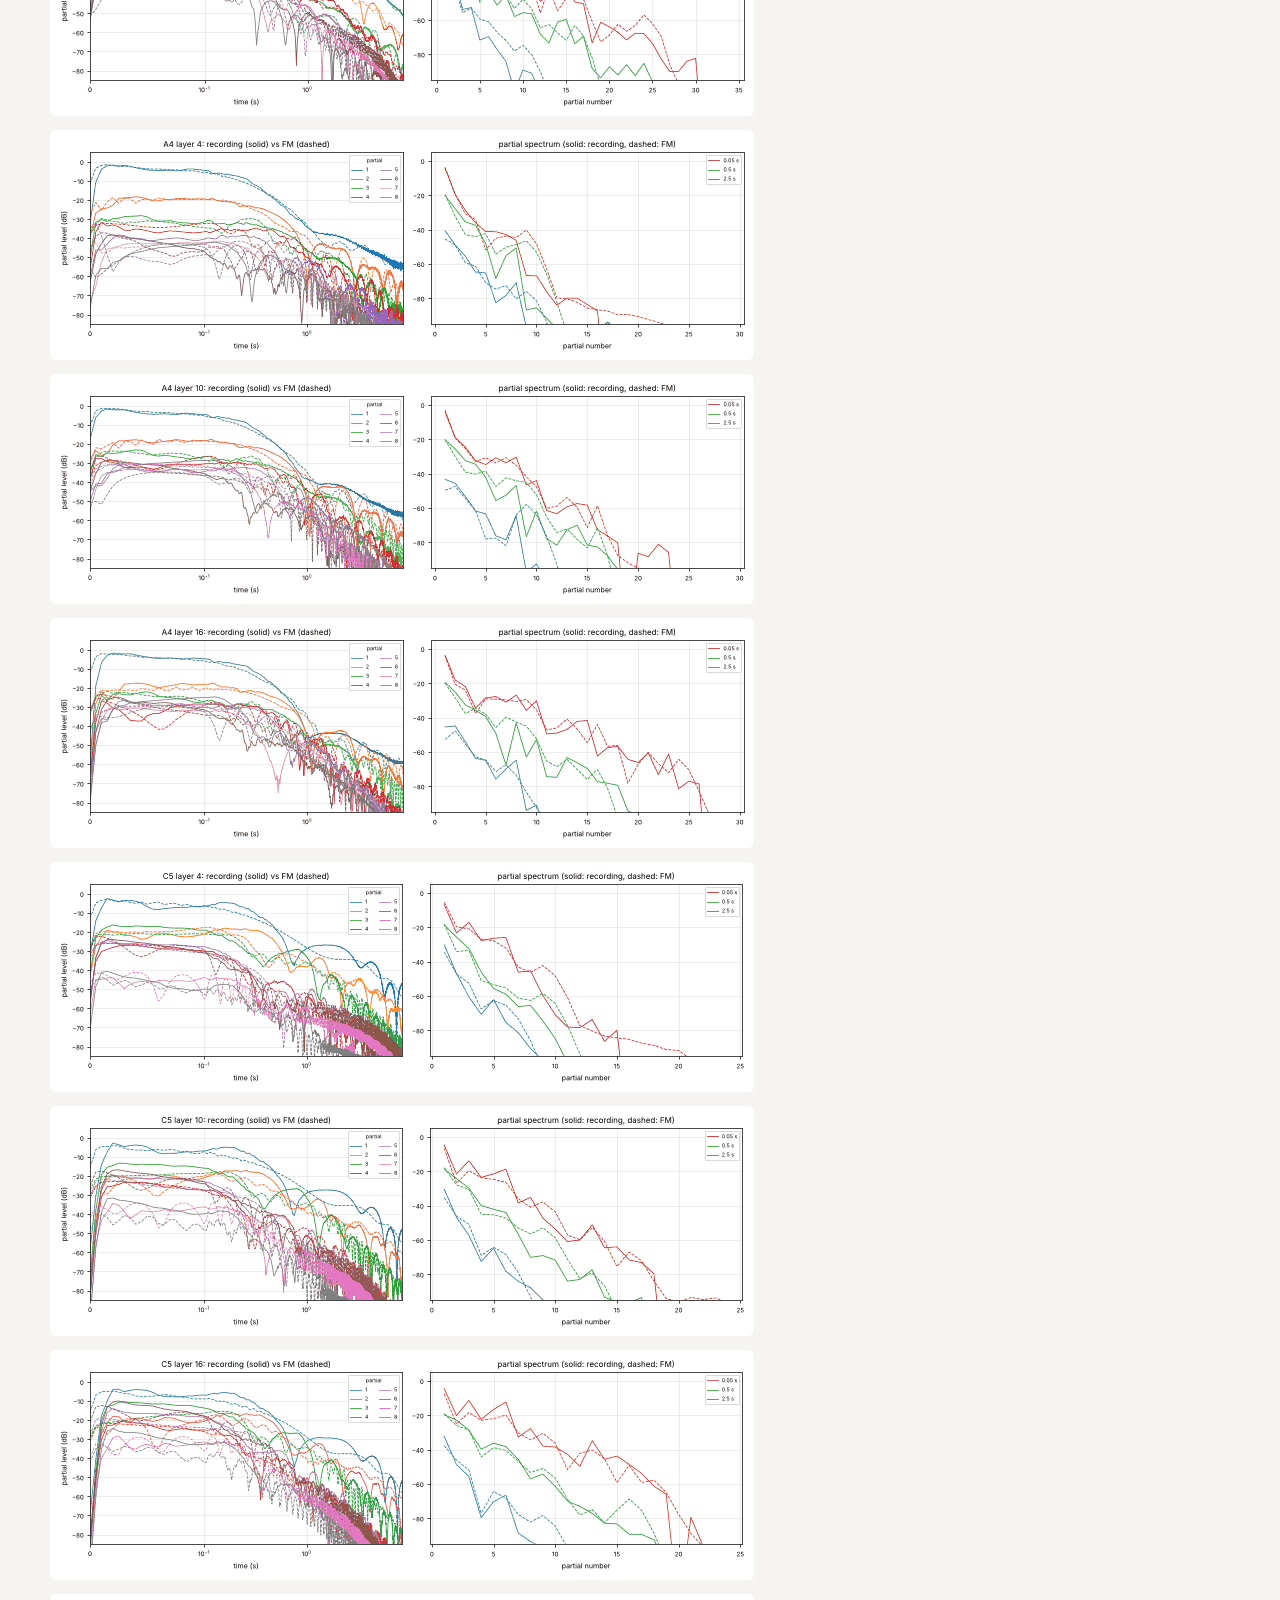
<file: docs/img/index.html>
<!doctype html><html lang="en"><head><meta charset="utf-8">
<meta name="viewport" content="width=device-width, initial-scale=1"><title>FM Piano accuracy report</title>
<style>
:root { --bg:#f6f4f0; --text:#1d1b18; --line:#e2ddd3; --muted:#6b665d; color-scheme: light; }
@media (prefers-color-scheme: dark) { :root { --bg:#141310; --text:#ece8df; --line:#34302a; --muted:#a39d91; color-scheme: dark; } }
body { margin:0; padding:16px; background:var(--bg); color:var(--text); font:14px/1.5 system-ui,sans-serif; }
main { max-width:1180px; margin:0 auto; }
.tw { overflow-x:auto; }
table { border-collapse:collapse; font-variant-numeric:tabular-nums; font-size:13px; }
td,th { border-bottom:1px solid var(--line); padding:3px 8px; text-align:right; white-space:nowrap; }
th { position:sticky; top:0; background:var(--bg); }
img { max-width:100%; height:auto; background:#fff; border-radius:6px; }
figure { margin:8px 0; }
p { max-width:80ch; color:var(--muted); }
</style></head><body><main>
<h1>FM Piano: accuracy report</h1>
<p>Renders of the Rust FM engine (dry, mono, fitted <i>Concert Grand</i> tone) analysed with the same code as
the Salamander Grand Piano V3 recordings they were fitted to. <b>Band error</b> is the RMS difference of
time-smoothed ERB-band spectrograms (dB, 10 ms to 8 s, weighted towards loud bands), <b>bias</b> its mean
(positive = FM louder), <b>partials</b> the RMS level error of partials 1–8 at 0.1, 0.5 and 2 s. Decay
rates are of the RMS envelope (dB/s) over 0.1–1 s and 1–4 s; centroid in Hz at 0.1 s; pitch of partial 1
in cents re. 12-TET; B is the measured inharmonicity. Pairs are recording / FM.</p>
<p>Mean band error 5.79 dB, mean partial error 5.02 dB over 90 notes.</p>
<p><a href="error_map.png">Error map</a> · <a href="fit_overview.png">Overview</a> · <a href="../">Back to the piano</a></p>
<div class="tw"><table><thead><tr><th>key</th><th>layer</th><th>band dB</th><th>bias</th><th>partials dB</th>
<th>peak Δ dB</th><th>decay 0.1–1 s</th><th>decay 1–4 s</th><th>centroid</th><th>cents</th><th>B</th><th></th></tr></thead>
<tbody><tr><td>A0</td><td>4</td><td>4.24</td><td>-0.63</td><td>4.87</td><td>-2.8</td><td>-4.7 / -3.1</td><td>-3.0 / -2.4</td><td>164 / 169</td><td>-17.1 / -20.3</td><td>2.27e-04 / 2.01e-04</td><td><a href='cmp_A0_v4.png'>plot</a></td></tr><tr><td>A0</td><td>10</td><td>4.34</td><td>-1.14</td><td>5.44</td><td>-3.4</td><td>-4.6 / -3.2</td><td>-3.2 / -2.6</td><td>210 / 201</td><td>-16.7 / -20.8</td><td>2.26e-04 / 2.02e-04</td><td><a href='cmp_A0_v10.png'>plot</a></td></tr><tr><td>A0</td><td>16</td><td>5.80</td><td>-1.78</td><td>6.07</td><td>-3.0</td><td>-5.1 / -3.7</td><td>-3.5 / -2.8</td><td>270 / 241</td><td>-18.0 / -19.9</td><td>2.28e-04 / 2.01e-04</td><td><a href='cmp_A0_v16.png'>plot</a></td></tr><tr><td>C1</td><td>4</td><td>3.98</td><td>-0.55</td><td>10.41</td><td>-2.6</td><td>-8.9 / -5.1</td><td>-2.6 / -2.6</td><td>158 / 160</td><td>-18.7 / -18.3</td><td>1.69e-04 / 1.69e-04</td><td><a href='cmp_C1_v4.png'>plot</a></td></tr><tr><td>C1</td><td>10</td><td>4.05</td><td>-1.02</td><td>7.64</td><td>+0.3</td><td>-8.5 / -7.8</td><td>-2.5 / -2.5</td><td>177 / 162</td><td>-17.8 / -18.2</td><td>1.67e-04 / 1.68e-04</td><td><a href='cmp_C1_v10.png'>plot</a></td></tr><tr><td>C1</td><td>16</td><td>5.19</td><td>-1.86</td><td>7.98</td><td>-1.0</td><td>-8.0 / -6.1</td><td>-2.6 / -2.6</td><td>221 / 196</td><td>-18.3 / -18.2</td><td>1.72e-04 / 1.68e-04</td><td><a href='cmp_C1_v16.png'>plot</a></td></tr><tr><td>D#1</td><td>4</td><td>3.49</td><td>-0.29</td><td>4.66</td><td>-2.0</td><td>-4.2 / -3.2</td><td>-2.6 / -2.4</td><td>171 / 172</td><td>-9.0 / -14.3</td><td>1.33e-04 / 1.30e-04</td><td><a href='cmp_Ds1_v4.png'>plot</a></td></tr><tr><td>D#1</td><td>10</td><td>3.56</td><td>-0.66</td><td>4.10</td><td>-2.5</td><td>-4.3 / -3.2</td><td>-2.6 / -2.4</td><td>224 / 195</td><td>-9.8 / -13.2</td><td>1.37e-04 / 1.28e-04</td><td><a href='cmp_Ds1_v10.png'>plot</a></td></tr><tr><td>D#1</td><td>16</td><td>4.62</td><td>-1.24</td><td>4.68</td><td>-2.5</td><td>-5.0 / -3.4</td><td>-2.6 / -2.5</td><td>288 / 250</td><td>-10.2 / -13.9</td><td>1.41e-04 / 1.29e-04</td><td><a href='cmp_Ds1_v16.png'>plot</a></td></tr><tr><td>F#1</td><td>4</td><td>3.41</td><td>-0.05</td><td>5.76</td><td>-1.0</td><td>-4.2 / -4.5</td><td>-3.0 / -3.0</td><td>134 / 139</td><td>-8.5 / -10.3</td><td>8.80e-05 / 9.81e-05</td><td><a href='cmp_Fs1_v4.png'>plot</a></td></tr><tr><td>F#1</td><td>10</td><td>3.35</td><td>-0.30</td><td>5.31</td><td>-0.8</td><td>-3.9 / -4.1</td><td>-2.9 / -3.0</td><td>146 / 150</td><td>-8.2 / -10.6</td><td>8.78e-05 / 9.87e-05</td><td><a href='cmp_Fs1_v10.png'>plot</a></td></tr><tr><td>F#1</td><td>16</td><td>3.64</td><td>-0.75</td><td>4.47</td><td>-1.0</td><td>-3.9 / -4.0</td><td>-3.0 / -3.1</td><td>164 / 163</td><td>-8.6 / -10.5</td><td>8.74e-05 / 9.87e-05</td><td><a href='cmp_Fs1_v16.png'>plot</a></td></tr><tr><td>A1</td><td>4</td><td>4.28</td><td>-0.79</td><td>6.83</td><td>+1.1</td><td>-5.7 / -6.9</td><td>-4.1 / -4.7</td><td>163 / 151</td><td>-6.0 / -8.2</td><td>8.94e-05 / 8.88e-05</td><td><a href='cmp_A1_v4.png'>plot</a></td></tr><tr><td>A1</td><td>10</td><td>3.59</td><td>-0.55</td><td>6.29</td><td>+0.3</td><td>-5.6 / -7.0</td><td>-4.2 / -4.9</td><td>179 / 165</td><td>-5.7 / -8.8</td><td>8.85e-05 / 8.89e-05</td><td><a href='cmp_A1_v10.png'>plot</a></td></tr><tr><td>A1</td><td>16</td><td>3.94</td><td>-0.93</td><td>6.75</td><td>+0.8</td><td>-5.7 / -7.4</td><td>-4.3 / -5.0</td><td>267 / 204</td><td>-5.7 / -8.6</td><td>8.78e-05 / 8.88e-05</td><td><a href='cmp_A1_v16.png'>plot</a></td></tr><tr><td>C2</td><td>4</td><td>4.17</td><td>-0.39</td><td>4.33</td><td>-0.3</td><td>-19.5 / -15.9</td><td>-3.3 / -2.6</td><td>179 / 178</td><td>-7.4 / -7.7</td><td>8.96e-05 / 8.49e-05</td><td><a href='cmp_C2_v4.png'>plot</a></td></tr><tr><td>C2</td><td>10</td><td>3.88</td><td>-0.53</td><td>4.35</td><td>+0.2</td><td>-19.9 / -16.7</td><td>-3.2 / -2.6</td><td>207 / 204</td><td>-7.1 / -7.0</td><td>8.90e-05 / 8.52e-05</td><td><a href='cmp_C2_v10.png'>plot</a></td></tr><tr><td>C2</td><td>16</td><td>4.05</td><td>-0.82</td><td>5.40</td><td>+0.3</td><td>-19.6 / -17.9</td><td>-3.0 / -2.2</td><td>248 / 223</td><td>-7.1 / -7.1</td><td>8.87e-05 / 8.52e-05</td><td><a href='cmp_C2_v16.png'>plot</a></td></tr><tr><td>D#2</td><td>4</td><td>3.64</td><td>-0.81</td><td>4.66</td><td>-2.0</td><td>-9.6 / -8.2</td><td>-3.2 / -3.7</td><td>177 / 243</td><td>-3.0 / -5.8</td><td>7.65e-05 / 7.81e-05</td><td><a href='cmp_Ds2_v4.png'>plot</a></td></tr><tr><td>D#2</td><td>10</td><td>3.62</td><td>-0.81</td><td>4.94</td><td>-2.0</td><td>-9.7 / -8.3</td><td>-3.3 / -3.7</td><td>193 / 268</td><td>-2.9 / -6.2</td><td>7.66e-05 / 7.92e-05</td><td><a href='cmp_Ds2_v10.png'>plot</a></td></tr><tr><td>D#2</td><td>16</td><td>3.46</td><td>-0.83</td><td>5.95</td><td>-2.1</td><td>-10.5 / -8.1</td><td>-3.4 / -3.8</td><td>231 / 312</td><td>-2.8 / -6.1</td><td>7.57e-05 / 7.85e-05</td><td><a href='cmp_Ds2_v16.png'>plot</a></td></tr><tr><td>F#2</td><td>4</td><td>5.30</td><td>-1.33</td><td>5.60</td><td>-2.3</td><td>-8.0 / -7.5</td><td>-7.0 / -6.5</td><td>141 / 144</td><td>-3.6 / -4.3</td><td>7.21e-05 / 7.43e-05</td><td><a href='cmp_Fs2_v4.png'>plot</a></td></tr><tr><td>F#2</td><td>10</td><td>4.96</td><td>-1.26</td><td>6.77</td><td>-1.8</td><td>-7.8 / -7.5</td><td>-6.7 / -6.4</td><td>161 / 164</td><td>-3.2 / -3.8</td><td>7.17e-05 / 7.30e-05</td><td><a href='cmp_Fs2_v10.png'>plot</a></td></tr><tr><td>F#2</td><td>16</td><td>4.40</td><td>-1.15</td><td>5.46</td><td>-2.5</td><td>-8.0 / -7.2</td><td>-6.4 / -6.1</td><td>182 / 190</td><td>-3.1 / -4.7</td><td>7.14e-05 / 7.53e-05</td><td><a href='cmp_Fs2_v16.png'>plot</a></td></tr><tr><td>A2</td><td>4</td><td>4.63</td><td>-0.70</td><td>5.67</td><td>-2.0</td><td>-7.8 / -7.2</td><td>-2.2 / -4.1</td><td>204 / 254</td><td>-0.5 / -3.2</td><td>7.61e-05 / 8.21e-05</td><td><a href='cmp_A2_v4.png'>plot</a></td></tr><tr><td>A2</td><td>10</td><td>4.96</td><td>-0.70</td><td>6.86</td><td>-1.6</td><td>-8.1 / -7.7</td><td>-2.1 / -4.0</td><td>225 / 279</td><td>-0.6 / -3.1</td><td>7.65e-05 / 8.21e-05</td><td><a href='cmp_A2_v10.png'>plot</a></td></tr><tr><td>A2</td><td>16</td><td>4.98</td><td>-0.78</td><td>5.39</td><td>-1.9</td><td>-8.8 / -7.9</td><td>-2.0 / -3.6</td><td>298 / 355</td><td>-0.4 / -3.6</td><td>7.63e-05 / 8.31e-05</td><td><a href='cmp_A2_v16.png'>plot</a></td></tr><tr><td>C3</td><td>4</td><td>3.59</td><td>+0.49</td><td>2.52</td><td>-1.3</td><td>-16.2 / -15.6</td><td>-5.0 / -7.4</td><td>160 / 172</td><td>-5.7 / -2.3</td><td>1.11e-04 / 1.01e-04</td><td><a href='cmp_C3_v4.png'>plot</a></td></tr><tr><td>C3</td><td>10</td><td>3.66</td><td>+0.35</td><td>2.66</td><td>-0.8</td><td>-15.0 / -14.8</td><td>-5.1 / -7.1</td><td>167 / 178</td><td>-5.2 / -2.7</td><td>1.10e-04 / 1.03e-04</td><td><a href='cmp_C3_v10.png'>plot</a></td></tr><tr><td>C3</td><td>16</td><td>3.73</td><td>+0.30</td><td>2.35</td><td>-1.1</td><td>-13.4 / -14.5</td><td>-5.1 / -7.0</td><td>177 / 187</td><td>-5.0 / -3.1</td><td>1.10e-04 / 1.04e-04</td><td><a href='cmp_C3_v16.png'>plot</a></td></tr><tr><td>D#3</td><td>4</td><td>4.59</td><td>-1.37</td><td>5.59</td><td>-3.1</td><td>-12.5 / -9.9</td><td>-6.8 / -8.7</td><td>274 / 292</td><td>-2.7 / -2.0</td><td>1.27e-04 / 1.27e-04</td><td><a href='cmp_Ds3_v4.png'>plot</a></td></tr><tr><td>D#3</td><td>10</td><td>4.72</td><td>-0.97</td><td>5.77</td><td>-1.3</td><td>-12.9 / -11.4</td><td>-6.8 / -8.4</td><td>290 / 336</td><td>-2.6 / -2.2</td><td>1.26e-04 / 1.27e-04</td><td><a href='cmp_Ds3_v10.png'>plot</a></td></tr><tr><td>D#3</td><td>16</td><td>4.31</td><td>-0.87</td><td>4.43</td><td>-2.0</td><td>-13.5 / -11.2</td><td>-6.1 / -9.0</td><td>321 / 367</td><td>-2.4 / -2.8</td><td>1.26e-04 / 1.31e-04</td><td><a href='cmp_Ds3_v16.png'>plot</a></td></tr><tr><td>F#3</td><td>4</td><td>6.25</td><td>-2.45</td><td>5.91</td><td>-0.6</td><td>-10.3 / -10.8</td><td>-5.9 / -7.7</td><td>502 / 496</td><td>-4.4 / -2.3</td><td>1.71e-04 / 1.68e-04</td><td><a href='cmp_Fs3_v4.png'>plot</a></td></tr><tr><td>F#3</td><td>10</td><td>5.66</td><td>-1.88</td><td>5.49</td><td>-1.9</td><td>-11.5 / -11.8</td><td>-7.7 / -7.7</td><td>572 / 516</td><td>-4.6 / -1.9</td><td>1.71e-04 / 1.67e-04</td><td><a href='cmp_Fs3_v10.png'>plot</a></td></tr><tr><td>F#3</td><td>16</td><td>5.88</td><td>-1.81</td><td>5.25</td><td>-3.2</td><td>-12.2 / -11.2</td><td>-7.5 / -7.3</td><td>662 / 584</td><td>-4.3 / -2.1</td><td>1.70e-04 / 1.68e-04</td><td><a href='cmp_Fs3_v16.png'>plot</a></td></tr><tr><td>A3</td><td>4</td><td>5.46</td><td>-1.42</td><td>3.89</td><td>-4.5</td><td>-8.9 / -9.2</td><td>-4.4 / -6.3</td><td>337 / 357</td><td>-0.2 / -1.4</td><td>2.16e-04 / 2.12e-04</td><td><a href='cmp_A3_v4.png'>plot</a></td></tr><tr><td>A3</td><td>10</td><td>5.31</td><td>-1.32</td><td>4.31</td><td>-3.8</td><td>-9.9 / -10.6</td><td>-4.6 / -6.6</td><td>437 / 442</td><td>-0.1 / -1.5</td><td>2.16e-04 / 2.15e-04</td><td><a href='cmp_A3_v10.png'>plot</a></td></tr><tr><td>A3</td><td>16</td><td>5.97</td><td>-1.67</td><td>4.89</td><td>-4.7</td><td>-12.0 / -11.0</td><td>-4.7 / -7.0</td><td>623 / 583</td><td>+0.2 / -1.9</td><td>2.15e-04 / 2.18e-04</td><td><a href='cmp_A3_v16.png'>plot</a></td></tr><tr><td>C4</td><td>4</td><td>4.76</td><td>-1.04</td><td>5.08</td><td>+1.6</td><td>-23.3 / -23.1</td><td>-0.6 / -3.0</td><td>445 / 454</td><td>-0.8 / -0.9</td><td>2.90e-04 / 2.75e-04</td><td><a href='cmp_C4_v4.png'>plot</a></td></tr><tr><td>C4</td><td>10</td><td>6.03</td><td>-2.10</td><td>7.39</td><td>-0.8</td><td>-23.3 / -18.7</td><td>-1.6 / -3.4</td><td>476 / 464</td><td>-0.6 / -1.3</td><td>2.90e-04 / 2.83e-04</td><td><a href='cmp_C4_v10.png'>plot</a></td></tr><tr><td>C4</td><td>16</td><td>5.83</td><td>-1.86</td><td>6.68</td><td>+1.1</td><td>-23.5 / -22.2</td><td>-1.0 / -3.2</td><td>508 / 497</td><td>-0.6 / -1.1</td><td>2.90e-04 / 2.82e-04</td><td><a href='cmp_C4_v16.png'>plot</a></td></tr><tr><td>D#4</td><td>4</td><td>4.49</td><td>-1.16</td><td>4.20</td><td>-1.0</td><td>-21.8 / -20.5</td><td>-5.4 / -3.5</td><td>469 / 426</td><td>-0.2 / -0.7</td><td>3.67e-04 / 3.55e-04</td><td><a href='cmp_Ds4_v4.png'>plot</a></td></tr><tr><td>D#4</td><td>10</td><td>3.94</td><td>-0.94</td><td>3.86</td><td>-0.1</td><td>-23.3 / -21.5</td><td>-5.5 / -3.6</td><td>521 / 460</td><td>-0.3 / -1.4</td><td>3.68e-04 / 3.69e-04</td><td><a href='cmp_Ds4_v10.png'>plot</a></td></tr><tr><td>D#4</td><td>16</td><td>4.04</td><td>-1.12</td><td>4.59</td><td>-0.3</td><td>-25.5 / -22.5</td><td>-5.5 / -3.7</td><td>546 / 490</td><td>-0.0 / -1.4</td><td>3.67e-04 / 3.75e-04</td><td><a href='cmp_Ds4_v16.png'>plot</a></td></tr><tr><td>F#4</td><td>4</td><td>3.12</td><td>-0.31</td><td>3.82</td><td>-0.3</td><td>-19.6 / -17.5</td><td>-4.6 / -4.2</td><td>469 / 461</td><td>-2.4 / -0.8</td><td>5.15e-04 / 4.70e-04</td><td><a href='cmp_Fs4_v4.png'>plot</a></td></tr><tr><td>F#4</td><td>10</td><td>3.45</td><td>-0.48</td><td>4.19</td><td>-0.4</td><td>-20.9 / -19.0</td><td>-4.5 / -4.0</td><td>528 / 515</td><td>-2.6 / -1.7</td><td>5.16e-04 / 4.94e-04</td><td><a href='cmp_Fs4_v10.png'>plot</a></td></tr><tr><td>F#4</td><td>16</td><td>4.05</td><td>-0.86</td><td>4.73</td><td>-0.6</td><td>-21.3 / -19.5</td><td>-4.6 / -4.3</td><td>564 / 547</td><td>-2.2 / -0.6</td><td>5.11e-04 / 4.93e-04</td><td><a href='cmp_Fs4_v16.png'>plot</a></td></tr><tr><td>A4</td><td>4</td><td>4.17</td><td>-0.77</td><td>4.43</td><td>-0.0</td><td>-33.1 / -29.6</td><td>-2.5 / -2.5</td><td>459 / 460</td><td>+1.5 / +1.0</td><td>6.33e-04 / 5.86e-04</td><td><a href='cmp_A4_v4.png'>plot</a></td></tr><tr><td>A4</td><td>10</td><td>4.09</td><td>-0.73</td><td>3.76</td><td>+0.2</td><td>-37.5 / -30.0</td><td>-3.0 / -3.3</td><td>485 / 487</td><td>+1.2 / -0.9</td><td>6.37e-04 / 6.45e-04</td><td><a href='cmp_A4_v10.png'>plot</a></td></tr><tr><td>A4</td><td>16</td><td>4.82</td><td>-1.50</td><td>3.28</td><td>-0.3</td><td>-37.9 / -29.0</td><td>-3.8 / -3.7</td><td>521 / 511</td><td>+1.1 / -1.0</td><td>6.39e-04 / 6.46e-04</td><td><a href='cmp_A4_v16.png'>plot</a></td></tr><tr><td>C5</td><td>4</td><td>4.64</td><td>-0.46</td><td>3.64</td><td>-0.9</td><td>-31.8 / -23.2</td><td>-4.4 / -2.5</td><td>618 / 607</td><td>+3.2 / +1.1</td><td>8.29e-04 / 7.94e-04</td><td><a href='cmp_C5_v4.png'>plot</a></td></tr><tr><td>C5</td><td>10</td><td>5.12</td><td>-1.38</td><td>3.56</td><td>-2.2</td><td>-30.0 / -21.8</td><td>-4.6 / -2.7</td><td>732 / 712</td><td>+2.8 / +0.2</td><td>8.38e-04 / 8.30e-04</td><td><a href='cmp_C5_v10.png'>plot</a></td></tr><tr><td>C5</td><td>16</td><td>5.28</td><td>-1.91</td><td>3.61</td><td>-2.6</td><td>-30.5 / -22.8</td><td>-5.3 / -3.0</td><td>959 / 978</td><td>+3.1 / +0.2</td><td>8.23e-04 / 8.29e-04</td><td><a href='cmp_C5_v16.png'>plot</a></td></tr><tr><td>D#5</td><td>4</td><td>4.76</td><td>-1.33</td><td>3.42</td><td>-0.8</td><td>-16.6 / -18.0</td><td>-2.6 / -2.7</td><td>645 / 649</td><td>+3.4 / +1.2</td><td>1.08e-03 / 1.05e-03</td><td><a href='cmp_Ds5_v4.png'>plot</a></td></tr><tr><td>D#5</td><td>10</td><td>5.21</td><td>-1.36</td><td>4.13</td><td>-1.4</td><td>-17.2 / -16.9</td><td>-3.0 / -2.8</td><td>674 / 707</td><td>+3.0 / +1.7</td><td>1.08e-03 / 1.04e-03</td><td><a href='cmp_Ds5_v10.png'>plot</a></td></tr><tr><td>D#5</td><td>16</td><td>6.51</td><td>-2.41</td><td>5.09</td><td>-3.3</td><td>-19.8 / -16.0</td><td>-3.7 / -3.3</td><td>759 / 862</td><td>+3.3 / +2.2</td><td>1.08e-03 / 1.03e-03</td><td><a href='cmp_Ds5_v16.png'>plot</a></td></tr><tr><td>F#5</td><td>4</td><td>4.33</td><td>-0.51</td><td>2.64</td><td>-0.4</td><td>-34.7 / -37.9</td><td>-3.1 / -2.6</td><td>742 / 739</td><td>+2.8 / +6.2</td><td>1.46e-03 / 1.09e-03</td><td><a href='cmp_Fs5_v4.png'>plot</a></td></tr><tr><td>F#5</td><td>10</td><td>3.99</td><td>-0.75</td><td>5.79</td><td>-0.4</td><td>-38.8 / -39.3</td><td>-3.5 / -2.4</td><td>743 / 742</td><td>+2.8 / +1.8</td><td>1.45e-03 / 1.43e-03</td><td><a href='cmp_Fs5_v10.png'>plot</a></td></tr><tr><td>F#5</td><td>16</td><td>3.83</td><td>-1.09</td><td>3.96</td><td>-0.8</td><td>-42.2 / -40.5</td><td>-4.0 / -2.3</td><td>749 / 750</td><td>+3.2 / +2.8</td><td>1.42e-03 / 1.37e-03</td><td><a href='cmp_Fs5_v16.png'>plot</a></td></tr><tr><td>A5</td><td>4</td><td>5.66</td><td>-1.41</td><td>2.97</td><td>-2.8</td><td>-21.0 / -29.2</td><td>-3.5 / -1.9</td><td>865 / 864</td><td>+4.8 / +3.9</td><td>1.84e-03 / 1.82e-03</td><td><a href='cmp_A5_v4.png'>plot</a></td></tr><tr><td>A5</td><td>10</td><td>4.95</td><td>-1.81</td><td>3.73</td><td>-2.0</td><td>-28.0 / -43.1</td><td>-3.2 / -1.8</td><td>887 / 887</td><td>+6.8 / +3.5</td><td>1.77e-03 / 1.87e-03</td><td><a href='cmp_A5_v10.png'>plot</a></td></tr><tr><td>A5</td><td>16</td><td>5.35</td><td>-2.54</td><td>3.20</td><td>-2.8</td><td>-30.9 / -40.4</td><td>-4.7 / -1.9</td><td>905 / 911</td><td>+7.0 / +3.6</td><td>1.77e-03 / 1.87e-03</td><td><a href='cmp_A5_v16.png'>plot</a></td></tr><tr><td>C6</td><td>4</td><td>7.21</td><td>-3.34</td><td>4.26</td><td>-2.2</td><td>-19.4 / -23.4</td><td>0.5 / -10.9</td><td>963 / 1001</td><td>+6.6 / +1.8</td><td>2.59e-03 / 2.50e-03</td><td><a href='cmp_C6_v4.png'>plot</a></td></tr><tr><td>C6</td><td>10</td><td>8.26</td><td>-4.82</td><td>3.57</td><td>-0.8</td><td>-23.3 / -23.2</td><td>-0.9 / -12.4</td><td>1354 / 1252</td><td>+7.3 / +4.6</td><td>2.51e-03 / 2.52e-03</td><td><a href='cmp_C6_v10.png'>plot</a></td></tr><tr><td>C6</td><td>16</td><td>7.87</td><td>-4.59</td><td>3.82</td><td>-0.3</td><td>-25.7 / -28.1</td><td>-2.9 / -12.3</td><td>1547 / 1412</td><td>+7.2 / +6.3</td><td>2.53e-03 / 2.46e-03</td><td><a href='cmp_C6_v16.png'>plot</a></td></tr><tr><td>D#6</td><td>4</td><td>7.53</td><td>-3.19</td><td>6.22</td><td>-1.5</td><td>-21.5 / -29.0</td><td>-2.3 / -5.9</td><td>1196 / 1198</td><td>+10.0 / +8.6</td><td>3.09e-03 / 2.77e-03</td><td><a href='cmp_Ds6_v4.png'>plot</a></td></tr><tr><td>D#6</td><td>10</td><td>7.94</td><td>-4.15</td><td>6.91</td><td>-0.7</td><td>-22.1 / -26.9</td><td>-2.4 / -6.8</td><td>1246 / 1248</td><td>+10.1 / +10.0</td><td>3.07e-03 / 3.16e-03</td><td><a href='cmp_Ds6_v10.png'>plot</a></td></tr><tr><td>D#6</td><td>16</td><td>8.12</td><td>-4.49</td><td>5.73</td><td>-0.6</td><td>-25.9 / -30.1</td><td>-4.2 / -6.7</td><td>1254 / 1284</td><td>+9.5 / +10.0</td><td>3.07e-03 / 3.16e-03</td><td><a href='cmp_Ds6_v16.png'>plot</a></td></tr><tr><td>F#6</td><td>4</td><td>7.33</td><td>-2.85</td><td>2.19</td><td>-2.2</td><td>-17.4 / -13.5</td><td>-4.8 / -6.9</td><td>1426 / 1338</td><td>+13.7 / +7.7</td><td>4.40e-03 / 5.41e-03</td><td><a href='cmp_Fs6_v4.png'>plot</a></td></tr><tr><td>F#6</td><td>10</td><td>6.91</td><td>-2.94</td><td>1.25</td><td>-0.9</td><td>-13.1 / -13.3</td><td>-4.9 / -8.1</td><td>1469 / 1450</td><td>+11.7 / +12.5</td><td>4.50e-03 / 4.14e-03</td><td><a href='cmp_Fs6_v10.png'>plot</a></td></tr><tr><td>F#6</td><td>16</td><td>7.80</td><td>-3.79</td><td>2.32</td><td>+0.3</td><td>-12.8 / -14.4</td><td>-6.7 / -9.4</td><td>1491 / 1500</td><td>+15.9 / +18.2</td><td>1.54e-03 / 2.25e-03</td><td><a href='cmp_Fs6_v16.png'>plot</a></td></tr><tr><td>A6</td><td>4</td><td>7.43</td><td>-0.22</td><td>3.17</td><td>-2.3</td><td>-18.8 / -19.9</td><td>-1.0 / -10.6</td><td>1498 / 1256</td><td>+12.8 / +14.4</td><td>4.57e-03 / 5.90e-03</td><td><a href='cmp_A6_v4.png'>plot</a></td></tr><tr><td>A6</td><td>10</td><td>6.49</td><td>-0.26</td><td>3.29</td><td>-1.2</td><td>-23.6 / -20.9</td><td>-3.1 / -10.7</td><td>1735 / 1550</td><td>+10.3 / +16.0</td><td>5.13e-03 / 5.59e-03</td><td><a href='cmp_A6_v10.png'>plot</a></td></tr><tr><td>A6</td><td>16</td><td>6.44</td><td>-1.64</td><td>3.52</td><td>-1.1</td><td>-30.7 / -23.3</td><td>-4.2 / -11.1</td><td>1826 / 1727</td><td>+10.8 / +16.0</td><td>5.12e-03 / 5.58e-03</td><td><a href='cmp_A6_v16.png'>plot</a></td></tr><tr><td>C7</td><td>4</td><td>8.65</td><td>+0.15</td><td>1.94</td><td>-1.2</td><td>-25.4 / -25.7</td><td>-2.4 / -9.0</td><td>1853 / 1280</td><td>+22.6 / +11.0</td><td>7.43e-03 / 6.75e-03</td><td><a href='cmp_C7_v4.png'>plot</a></td></tr><tr><td>C7</td><td>10</td><td>7.28</td><td>-0.53</td><td>4.34</td><td>-1.1</td><td>-30.2 / -26.6</td><td>-0.7 / -9.1</td><td>2004 / 1815</td><td>+22.3 / +20.2</td><td>6.68e-03 / 5.77e-03</td><td><a href='cmp_C7_v10.png'>plot</a></td></tr><tr><td>C7</td><td>16</td><td>6.80</td><td>-1.64</td><td>2.07</td><td>+0.2</td><td>-32.5 / -29.7</td><td>-1.9 / -9.1</td><td>2066 / 2030</td><td>+21.2 / +20.2</td><td>7.63e-03 / 5.77e-03</td><td><a href='cmp_C7_v16.png'>plot</a></td></tr><tr><td>D#7</td><td>4</td><td>9.22</td><td>+1.91</td><td>6.25</td><td>+0.9</td><td>-16.1 / -23.3</td><td>0.5 / -9.0</td><td>1480 / 759</td><td>+19.9 / +26.3</td><td>9.13e-03 / 5.66e-03</td><td><a href='cmp_Ds7_v4.png'>plot</a></td></tr><tr><td>D#7</td><td>10</td><td>9.36</td><td>-0.04</td><td>2.88</td><td>-4.8</td><td>-24.1 / -25.1</td><td>-0.2 / -9.1</td><td>2160 / 1764</td><td>+16.9 / +16.0</td><td>8.98e-03 / 6.32e-03</td><td><a href='cmp_Ds7_v10.png'>plot</a></td></tr><tr><td>D#7</td><td>16</td><td>8.94</td><td>-2.49</td><td>5.48</td><td>+0.8</td><td>-23.7 / -23.8</td><td>-3.1 / -9.5</td><td>2344 / 2180</td><td>+18.3 / +26.9</td><td>9.16e-03 / 5.62e-03</td><td><a href='cmp_Ds7_v16.png'>plot</a></td></tr><tr><td>F#7</td><td>4</td><td>11.23</td><td>-4.41</td><td>7.42</td><td>-4.6</td><td>-16.5 / -23.8</td><td>2.3 / -9.0</td><td>1747 / 840</td><td>+27.4 / +25.8</td><td>1.20e-02 / 1.34e-02</td><td><a href='cmp_Fs7_v4.png'>plot</a></td></tr><tr><td>F#7</td><td>10</td><td>10.48</td><td>-4.42</td><td>9.07</td><td>-1.8</td><td>-23.1 / -25.2</td><td>-0.8 / -9.0</td><td>2104 / 1583</td><td>+27.1 / +25.8</td><td>1.23e-02 / 1.34e-02</td><td><a href='cmp_Fs7_v10.png'>plot</a></td></tr><tr><td>F#7</td><td>16</td><td>11.01</td><td>-6.31</td><td>5.71</td><td>-6.0</td><td>-28.7 / -28.9</td><td>-1.1 / -9.0</td><td>2509 / 2446</td><td>+26.7 / +28.8</td><td>2.12e-03 / 1.88e-03</td><td><a href='cmp_Fs7_v16.png'>plot</a></td></tr><tr><td>A7</td><td>4</td><td>10.27</td><td>+1.55</td><td>9.61</td><td>+0.0</td><td>-19.5 / -23.8</td><td>-2.8 / -8.9</td><td>2373 / 1025</td><td>+38.5 / +58.0</td><td>1.52e-02 / 1.24e-02</td><td><a href='cmp_A7_v4.png'>plot</a></td></tr><tr><td>A7</td><td>10</td><td>9.50</td><td>-0.24</td><td>9.21</td><td>-2.3</td><td>-27.8 / -24.6</td><td>-4.0 / -8.9</td><td>3249 / 2314</td><td>+38.3 / +58.3</td><td>0.00e+00 / 0.00e+00</td><td><a href='cmp_A7_v10.png'>plot</a></td></tr><tr><td>A7</td><td>16</td><td>10.05</td><td>-3.80</td><td>4.46</td><td>-0.9</td><td>-32.2 / -29.6</td><td>-6.4 / -8.9</td><td>3508 / 3090</td><td>+38.1 / +43.7</td><td>1.49e-02 / 1.37e-02</td><td><a href='cmp_A7_v16.png'>plot</a></td></tr><tr><td>C8</td><td>4</td><td>11.02</td><td>-3.20</td><td>9.85</td><td>-2.5</td><td>-15.1 / -24.0</td><td>-8.6 / -8.9</td><td>280 / 1015</td><td>+99.4 / +93.5</td><td>1.76e-02 / 1.47e-02</td><td><a href='cmp_C8_v4.png'>plot</a></td></tr><tr><td>C8</td><td>10</td><td>10.61</td><td>-3.04</td><td>9.04</td><td>-3.0</td><td>-20.5 / -24.7</td><td>-2.8 / -8.9</td><td>817 / 2193</td><td>+99.3 / +119.1</td><td>0.00e+00 / 2.80e-04</td><td><a href='cmp_C8_v10.png'>plot</a></td></tr><tr><td>C8</td><td>16</td><td>11.80</td><td>-5.90</td><td>6.86</td><td>-5.4</td><td>-26.1 / -28.2</td><td>-4.7 / -8.9</td><td>1695 / 3543</td><td>+98.6 / +90.6</td><td>1.75e-02 / 1.51e-02</td><td><a href='cmp_C8_v16.png'>plot</a></td></tr></tbody></table></div>
<h2>Plots</h2><p>Left: partial envelopes, recording solid, FM dashed. Right: partial spectra at 0.05, 0.5 and 2.5 s.</p>
<figure><img src='cmp_A0_v4.png' loading='lazy' alt='A0 layer 4'></figure><figure><img src='cmp_A0_v10.png' loading='lazy' alt='A0 layer 10'></figure><figure><img src='cmp_A0_v16.png' loading='lazy' alt='A0 layer 16'></figure><figure><img src='cmp_C1_v4.png' loading='lazy' alt='C1 layer 4'></figure><figure><img src='cmp_C1_v10.png' loading='lazy' alt='C1 layer 10'></figure><figure><img src='cmp_C1_v16.png' loading='lazy' alt='C1 layer 16'></figure><figure><img src='cmp_Ds1_v4.png' loading='lazy' alt='D#1 layer 4'></figure><figure><img src='cmp_Ds1_v10.png' loading='lazy' alt='D#1 layer 10'></figure><figure><img src='cmp_Ds1_v16.png' loading='lazy' alt='D#1 layer 16'></figure><figure><img src='cmp_Fs1_v4.png' loading='lazy' alt='F#1 layer 4'></figure><figure><img src='cmp_Fs1_v10.png' loading='lazy' alt='F#1 layer 10'></figure><figure><img src='cmp_Fs1_v16.png' loading='lazy' alt='F#1 layer 16'></figure><figure><img src='cmp_A1_v4.png' loading='lazy' alt='A1 layer 4'></figure><figure><img src='cmp_A1_v10.png' loading='lazy' alt='A1 layer 10'></figure><figure><img src='cmp_A1_v16.png' loading='lazy' alt='A1 layer 16'></figure><figure><img src='cmp_C2_v4.png' loading='lazy' alt='C2 layer 4'></figure><figure><img src='cmp_C2_v10.png' loading='lazy' alt='C2 layer 10'></figure><figure><img src='cmp_C2_v16.png' loading='lazy' alt='C2 layer 16'></figure><figure><img src='cmp_Ds2_v4.png' loading='lazy' alt='D#2 layer 4'></figure><figure><img src='cmp_Ds2_v10.png' loading='lazy' alt='D#2 layer 10'></figure><figure><img src='cmp_Ds2_v16.png' loading='lazy' alt='D#2 layer 16'></figure><figure><img src='cmp_Fs2_v4.png' loading='lazy' alt='F#2 layer 4'></figure><figure><img src='cmp_Fs2_v10.png' loading='lazy' alt='F#2 layer 10'></figure><figure><img src='cmp_Fs2_v16.png' loading='lazy' alt='F#2 layer 16'></figure><figure><img src='cmp_A2_v4.png' loading='lazy' alt='A2 layer 4'></figure><figure><img src='cmp_A2_v10.png' loading='lazy' alt='A2 layer 10'></figure><figure><img src='cmp_A2_v16.png' loading='lazy' alt='A2 layer 16'></figure><figure><img src='cmp_C3_v4.png' loading='lazy' alt='C3 layer 4'></figure><figure><img src='cmp_C3_v10.png' loading='lazy' alt='C3 layer 10'></figure><figure><img src='cmp_C3_v16.png' loading='lazy' alt='C3 layer 16'></figure><figure><img src='cmp_Ds3_v4.png' loading='lazy' alt='D#3 layer 4'></figure><figure><img src='cmp_Ds3_v10.png' loading='lazy' alt='D#3 layer 10'></figure><figure><img src='cmp_Ds3_v16.png' loading='lazy' alt='D#3 layer 16'></figure><figure><img src='cmp_Fs3_v4.png' loading='lazy' alt='F#3 layer 4'></figure><figure><img src='cmp_Fs3_v10.png' loading='lazy' alt='F#3 layer 10'></figure><figure><img src='cmp_Fs3_v16.png' loading='lazy' alt='F#3 layer 16'></figure><figure><img src='cmp_A3_v4.png' loading='lazy' alt='A3 layer 4'></figure><figure><img src='cmp_A3_v10.png' loading='lazy' alt='A3 layer 10'></figure><figure><img src='cmp_A3_v16.png' loading='lazy' alt='A3 layer 16'></figure><figure><img src='cmp_C4_v4.png' loading='lazy' alt='C4 layer 4'></figure><figure><img src='cmp_C4_v10.png' loading='lazy' alt='C4 layer 10'></figure><figure><img src='cmp_C4_v16.png' loading='lazy' alt='C4 layer 16'></figure><figure><img src='cmp_Ds4_v4.png' loading='lazy' alt='D#4 layer 4'></figure><figure><img src='cmp_Ds4_v10.png' loading='lazy' alt='D#4 layer 10'></figure><figure><img src='cmp_Ds4_v16.png' loading='lazy' alt='D#4 layer 16'></figure><figure><img src='cmp_Fs4_v4.png' loading='lazy' alt='F#4 layer 4'></figure><figure><img src='cmp_Fs4_v10.png' loading='lazy' alt='F#4 layer 10'></figure><figure><img src='cmp_Fs4_v16.png' loading='lazy' alt='F#4 layer 16'></figure><figure><img src='cmp_A4_v4.png' loading='lazy' alt='A4 layer 4'></figure><figure><img src='cmp_A4_v10.png' loading='lazy' alt='A4 layer 10'></figure><figure><img src='cmp_A4_v16.png' loading='lazy' alt='A4 layer 16'></figure><figure><img src='cmp_C5_v4.png' loading='lazy' alt='C5 layer 4'></figure><figure><img src='cmp_C5_v10.png' loading='lazy' alt='C5 layer 10'></figure><figure><img src='cmp_C5_v16.png' loading='lazy' alt='C5 layer 16'></figure><figure><img src='cmp_Ds5_v4.png' loading='lazy' alt='D#5 layer 4'></figure><figure><img src='cmp_Ds5_v10.png' loading='lazy' alt='D#5 layer 10'></figure><figure><img src='cmp_Ds5_v16.png' loading='lazy' alt='D#5 layer 16'></figure><figure><img src='cmp_Fs5_v4.png' loading='lazy' alt='F#5 layer 4'></figure><figure><img src='cmp_Fs5_v10.png' loading='lazy' alt='F#5 layer 10'></figure><figure><img src='cmp_Fs5_v16.png' loading='lazy' alt='F#5 layer 16'></figure><figure><img src='cmp_A5_v4.png' loading='lazy' alt='A5 layer 4'></figure><figure><img src='cmp_A5_v10.png' loading='lazy' alt='A5 layer 10'></figure><figure><img src='cmp_A5_v16.png' loading='lazy' alt='A5 layer 16'></figure><figure><img src='cmp_C6_v4.png' loading='lazy' alt='C6 layer 4'></figure><figure><img src='cmp_C6_v10.png' loading='lazy' alt='C6 layer 10'></figure><figure><img src='cmp_C6_v16.png' loading='lazy' alt='C6 layer 16'></figure><figure><img src='cmp_Ds6_v4.png' loading='lazy' alt='D#6 layer 4'></figure><figure><img src='cmp_Ds6_v10.png' loading='lazy' alt='D#6 layer 10'></figure><figure><img src='cmp_Ds6_v16.png' loading='lazy' alt='D#6 layer 16'></figure><figure><img src='cmp_Fs6_v4.png' loading='lazy' alt='F#6 layer 4'></figure><figure><img src='cmp_Fs6_v10.png' loading='lazy' alt='F#6 layer 10'></figure><figure><img src='cmp_Fs6_v16.png' loading='lazy' alt='F#6 layer 16'></figure><figure><img src='cmp_A6_v4.png' loading='lazy' alt='A6 layer 4'></figure><figure><img src='cmp_A6_v10.png' loading='lazy' alt='A6 layer 10'></figure><figure><img src='cmp_A6_v16.png' loading='lazy' alt='A6 layer 16'></figure><figure><img src='cmp_C7_v4.png' loading='lazy' alt='C7 layer 4'></figure><figure><img src='cmp_C7_v10.png' loading='lazy' alt='C7 layer 10'></figure><figure><img src='cmp_C7_v16.png' loading='lazy' alt='C7 layer 16'></figure><figure><img src='cmp_Ds7_v4.png' loading='lazy' alt='D#7 layer 4'></figure><figure><img src='cmp_Ds7_v10.png' loading='lazy' alt='D#7 layer 10'></figure><figure><img src='cmp_Ds7_v16.png' loading='lazy' alt='D#7 layer 16'></figure><figure><img src='cmp_Fs7_v4.png' loading='lazy' alt='F#7 layer 4'></figure><figure><img src='cmp_Fs7_v10.png' loading='lazy' alt='F#7 layer 10'></figure><figure><img src='cmp_Fs7_v16.png' loading='lazy' alt='F#7 layer 16'></figure><figure><img src='cmp_A7_v4.png' loading='lazy' alt='A7 layer 4'></figure><figure><img src='cmp_A7_v10.png' loading='lazy' alt='A7 layer 10'></figure><figure><img src='cmp_A7_v16.png' loading='lazy' alt='A7 layer 16'></figure><figure><img src='cmp_C8_v4.png' loading='lazy' alt='C8 layer 4'></figure><figure><img src='cmp_C8_v10.png' loading='lazy' alt='C8 layer 10'></figure><figure><img src='cmp_C8_v16.png' loading='lazy' alt='C8 layer 16'></figure>
</main></body></html>
</file>
<file: docs/style.css>
:root {
  --bg: #f6f4f0;
  --panel: #ffffff;
  --text: #1d1b18;
  --muted: #6b665d;
  --line: #e2ddd3;
  --accent: #9a5b13;
  --accent-text: #ffffff;
  --white-key: #fbfaf7;
  --white-key-down: #e9c58f;
  --black-key: #1f1d1a;
  --black-key-down: #a8661c;
  --shadow: 0 1px 2px rgba(0, 0, 0, .06), 0 4px 16px rgba(0, 0, 0, .05);
  color-scheme: light;
}
@media (prefers-color-scheme: dark) {
  :root {
    --bg: #141310;
    --panel: #1d1b17;
    --text: #ece8df;
    --muted: #a39d91;
    --line: #34302a;
    --accent: #d9913a;
    --accent-text: #1a1206;
    --white-key: #e9e5dc;
    --white-key-down: #e0b06a;
    --black-key: #0b0a09;
    --black-key-down: #b8742a;
    --shadow: 0 1px 2px rgba(0, 0, 0, .4);
    color-scheme: dark;
  }
}
* { box-sizing: border-box; }
html { -webkit-text-size-adjust: 100%; }
body {
  margin: 0;
  background: var(--bg);
  color: var(--text);
  font: 15px/1.55 system-ui, -apple-system, "Segoe UI", Roboto, sans-serif;
}
a { color: var(--accent); }
.wrap { max-width: 1520px; margin: 0 auto; padding: 0 16px; }
header h1 { font-size: 30px; margin: 28px 0 4px; letter-spacing: -.01em; }
.lede { margin: 0 0 18px; color: var(--muted); max-width: 70ch; }
.panel {
  background: var(--panel);
  border: 1px solid var(--line);
  border-radius: 12px;
  padding: 16px;
  margin: 0 0 16px;
  box-shadow: var(--shadow);
}
.panel h2 { font-size: 18px; margin: 0 0 10px; }
.panel p { max-width: 80ch; }
.head { display: flex; align-items: center; justify-content: space-between; gap: 12px; margin-bottom: 6px; }
.head h2 { margin: 0; }
.toolbar { display: flex; flex-wrap: wrap; align-items: center; gap: 10px 16px; margin-bottom: 12px; }
.toolbar label { display: inline-flex; align-items: center; gap: 8px; }
.toolbar .grow { flex: 1 1 220px; }
.toolbar .grow input { flex: 1; min-width: 80px; }
.chk { color: var(--muted); font-size: 14px; }
button, select {
  font: inherit;
  color: var(--text);
  background: var(--bg);
  border: 1px solid var(--line);
  border-radius: 8px;
  padding: 6px 12px;
  cursor: pointer;
}
button:hover:not(:disabled), select:hover:not(:disabled) { border-color: var(--accent); }
button:disabled, select:disabled { opacity: .5; cursor: default; }
button.primary { background: var(--accent); color: var(--accent-text); border-color: var(--accent); font-weight: 600; }
button[aria-pressed="true"] { background: var(--accent); color: var(--accent-text); border-color: var(--accent); }
output { font-variant-numeric: tabular-nums; min-width: 3ch; display: inline-block; text-align: right; }
input[type=range] { accent-color: var(--accent); }

.kbd-row { display: flex; align-items: stretch; gap: 6px; }
.kbd-row .scroll { padding: 0 8px; font-size: 20px; }
#kbd-wrap { overflow-x: auto; flex: 1; border-radius: 6px; scrollbar-width: thin; }
#keyboard { position: relative; height: 180px; user-select: none; -webkit-user-select: none; touch-action: none; }
.key { position: absolute; top: 0; border: 1px solid #00000040; border-top: none; border-radius: 0 0 5px 5px; }
.key.white { background: var(--white-key); height: 100%; z-index: 1; }
.key.black { background: var(--black-key); height: 62%; z-index: 2; border-color: #000; }
.key.white.down { background: var(--white-key-down); }
.key.black.down { background: var(--black-key-down); }
.key .lbl { position: absolute; bottom: 6px; width: 100%; text-align: center; font-size: 10px; color: #7b746a; pointer-events: none; }
.key.ref::after {
  content: ""; position: absolute; top: 6px; left: 50%; width: 5px; height: 5px; margin-left: -2.5px;
  border-radius: 50%; background: var(--accent); opacity: .75;
}
.statusbar { display: flex; justify-content: space-between; gap: 12px; color: var(--muted); font-size: 14px; margin-top: 8px; }
#scope { width: 100%; height: 80px; display: block; margin-top: 8px; border-radius: 6px; background: var(--bg); }
.hint { color: var(--muted); font-size: 13.5px; margin: 8px 0 0; }
kbd { font: 12px ui-monospace, monospace; border: 1px solid var(--line); border-bottom-width: 2px; border-radius: 4px; padding: 0 4px; background: var(--bg); }

.sliders { display: grid; grid-template-columns: repeat(auto-fill, minmax(250px, 1fr)); gap: 10px 22px; }
.slider { display: grid; grid-template-columns: 1fr auto; align-items: center; gap: 2px 8px; }
.slider span { font-size: 14px; }
.slider input { grid-column: 1 / -1; width: 100%; }
.slider small { grid-column: 1 / -1; color: var(--muted); font-size: 12.5px; margin-top: -2px; }

figure { margin: 12px 0 0; }
figure img { width: 100%; height: auto; border-radius: 8px; border: 1px solid var(--line); background: #fff; }
figcaption { color: var(--muted); font-size: 13.5px; margin-top: 6px; }
.how { padding-left: 20px; max-width: 85ch; }
.how li { margin-bottom: 8px; }
footer { color: var(--muted); font-size: 13.5px; padding-bottom: 32px; }
@media (max-width: 600px) {
  header h1 { font-size: 24px; }
  #keyboard { height: 150px; }
}

.muted { color: var(--muted); font-weight: normal; }
.panel h2 small { font-size: 14px; margin-left: 6px; }
.slider select { grid-column: 1 / -1; width: 100%; }
.midi-status { display: grid; grid-template-columns: auto 1fr; gap: 4px 12px; margin: 0; font-size: 14px; }
.midi-status dt { color: var(--muted); }
.midi-status dd { margin: 0; overflow-wrap: anywhere; }
.log-head { display: flex; align-items: center; gap: 8px; margin: 12px 0 6px; }
.log-head h3 { margin: 0; }
.log-head span { font-size: 12.5px; }
.log-head button { margin-left: auto; padding: 2px 10px; font-size: 13px; }
#midi-log {
  height: 200px; overflow: auto; margin: 0; padding: 6px 8px;
  background: var(--bg); border: 1px solid var(--line); border-radius: 8px;
  font: 12px/1.45 ui-monospace, SFMono-Regular, Menlo, Consolas, monospace; white-space: pre-wrap;
}
#midi details, details#midi-help-firefox { margin-top: 10px; }
details summary { cursor: pointer; font-weight: 600; }

/* two columns on wide screens: the instrument, and MIDI in a sidebar */
.layout { display: grid; grid-template-columns: minmax(0, 1fr); gap: 0 16px; align-items: start; }
.layout > main { min-width: 0; }
@media (min-width: 1180px) {
  .layout { grid-template-columns: minmax(0, 1fr) 340px; }
  #midi { position: sticky; top: 16px; max-height: calc(100vh - 32px); overflow: auto; }
}
#midi h3 { font-size: 14px; margin: 12px 0 4px; }
#midi .head { flex-wrap: wrap; }
#midi .toolbar { margin: 10px 0 0; gap: 8px 14px; font-size: 14px; }
.small, #midi p { font-size: 13.5px; color: var(--muted); }
#midi p { margin: 6px 0 10px; }
#midi .how { padding-left: 18px; font-size: 13.5px; }
.midi-devices { list-style: none; margin: 0; padding: 0; font-size: 13.5px; }
.midi-devices li { padding: 4px 0; border-bottom: 1px solid var(--line); overflow-wrap: anywhere; }
.midi-devices li span { display: block; font-size: 12.5px; }
.chip {
  font-size: 13px; padding: 3px 10px; border-radius: 999px; border: 1px solid var(--line);
  color: var(--muted); text-decoration: none; white-space: nowrap;
}
.chip[data-state="on"] { color: var(--accent); border-color: var(--accent); }
.chip[data-state="error"] { color: #b3261e; border-color: #b3261e; }
@media (prefers-color-scheme: dark) { .chip[data-state="error"] { color: #f2b8b5; border-color: #f2b8b5; } }

/* engine switch and its controls */
.engine { display: grid; gap: 6px; margin: 4px 0 14px; }
.engine label { display: flex; flex-wrap: wrap; align-items: baseline; gap: 4px 8px; cursor: pointer; }
.engine input { accent-color: var(--accent); margin: 0; align-self: center; }
.engine .muted { font-size: 13.5px; }
#sliders-ideal {
  padding: 12px; margin-bottom: 14px; border: 1px dashed var(--line); border-radius: 10px;
}
#sliders-ideal[hidden] { display: none; }
.status-right { display: inline-flex; align-items: center; gap: 10px; }
</file>
